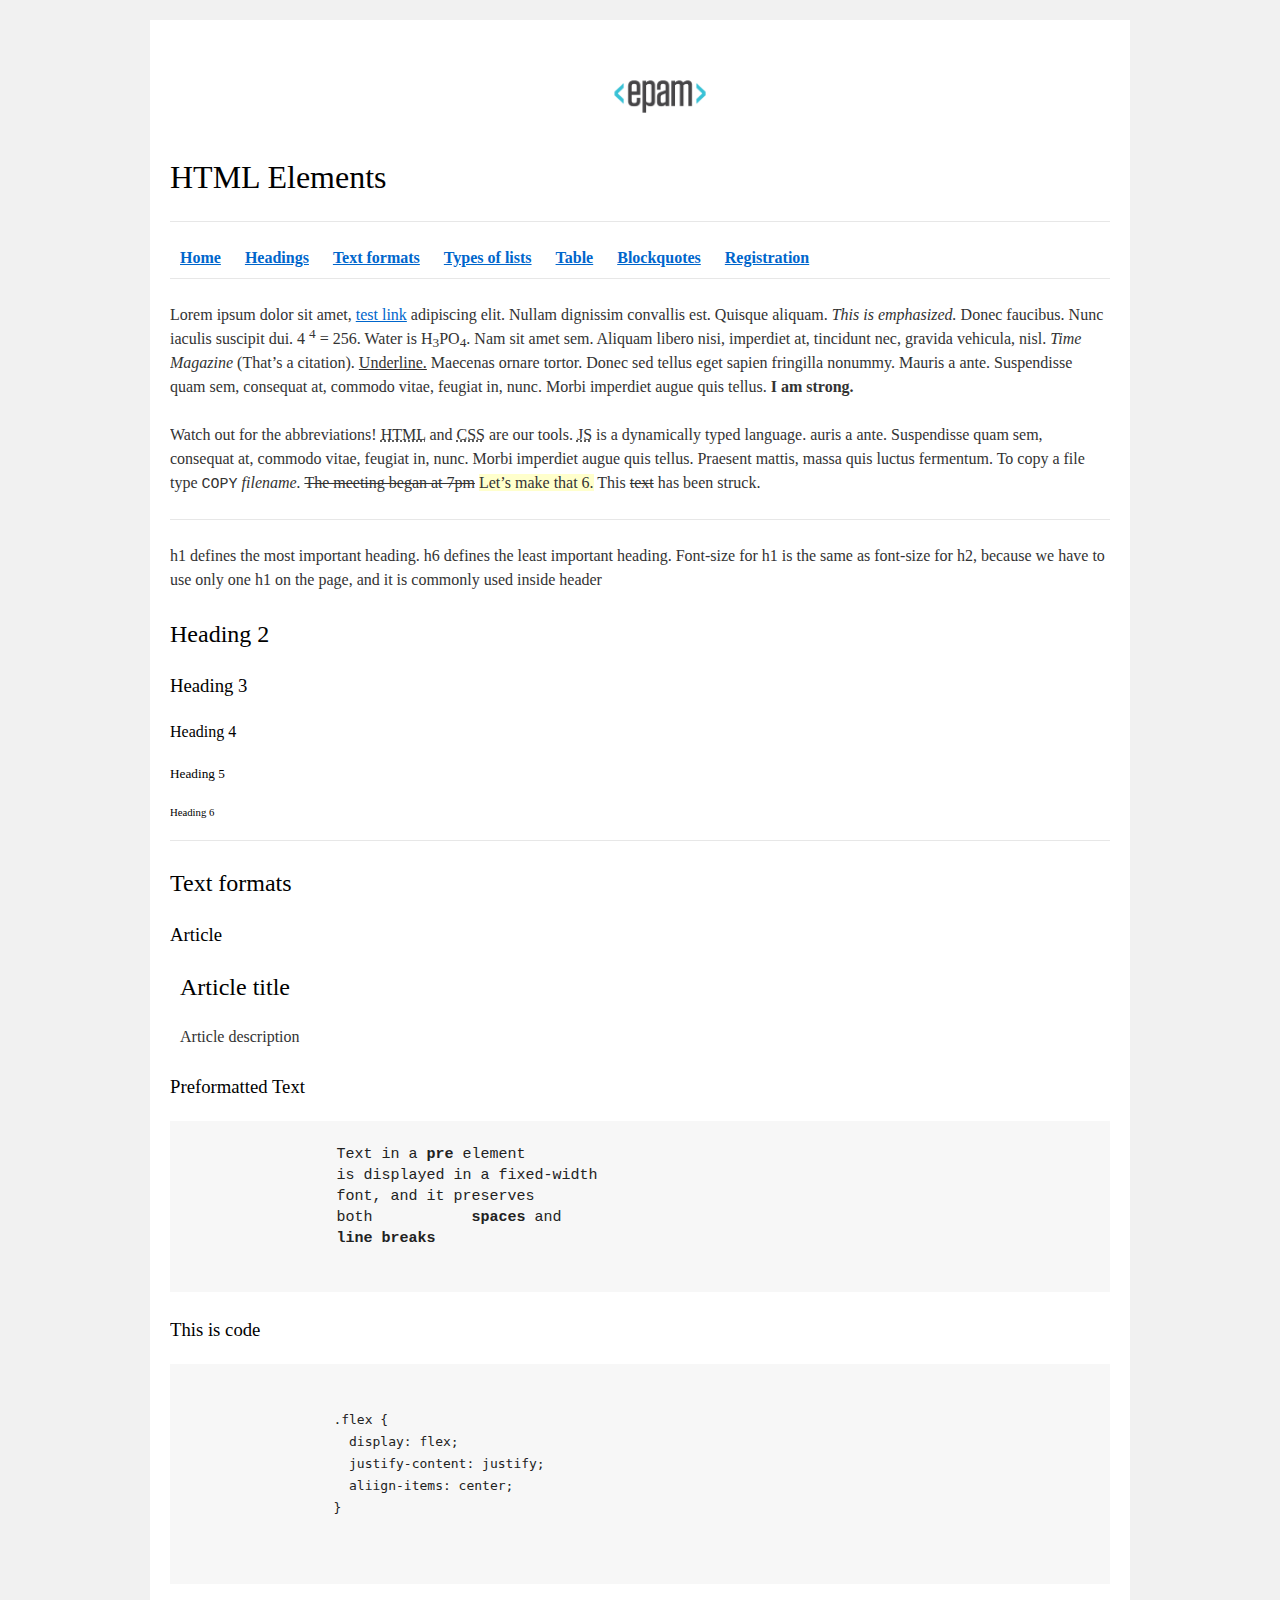
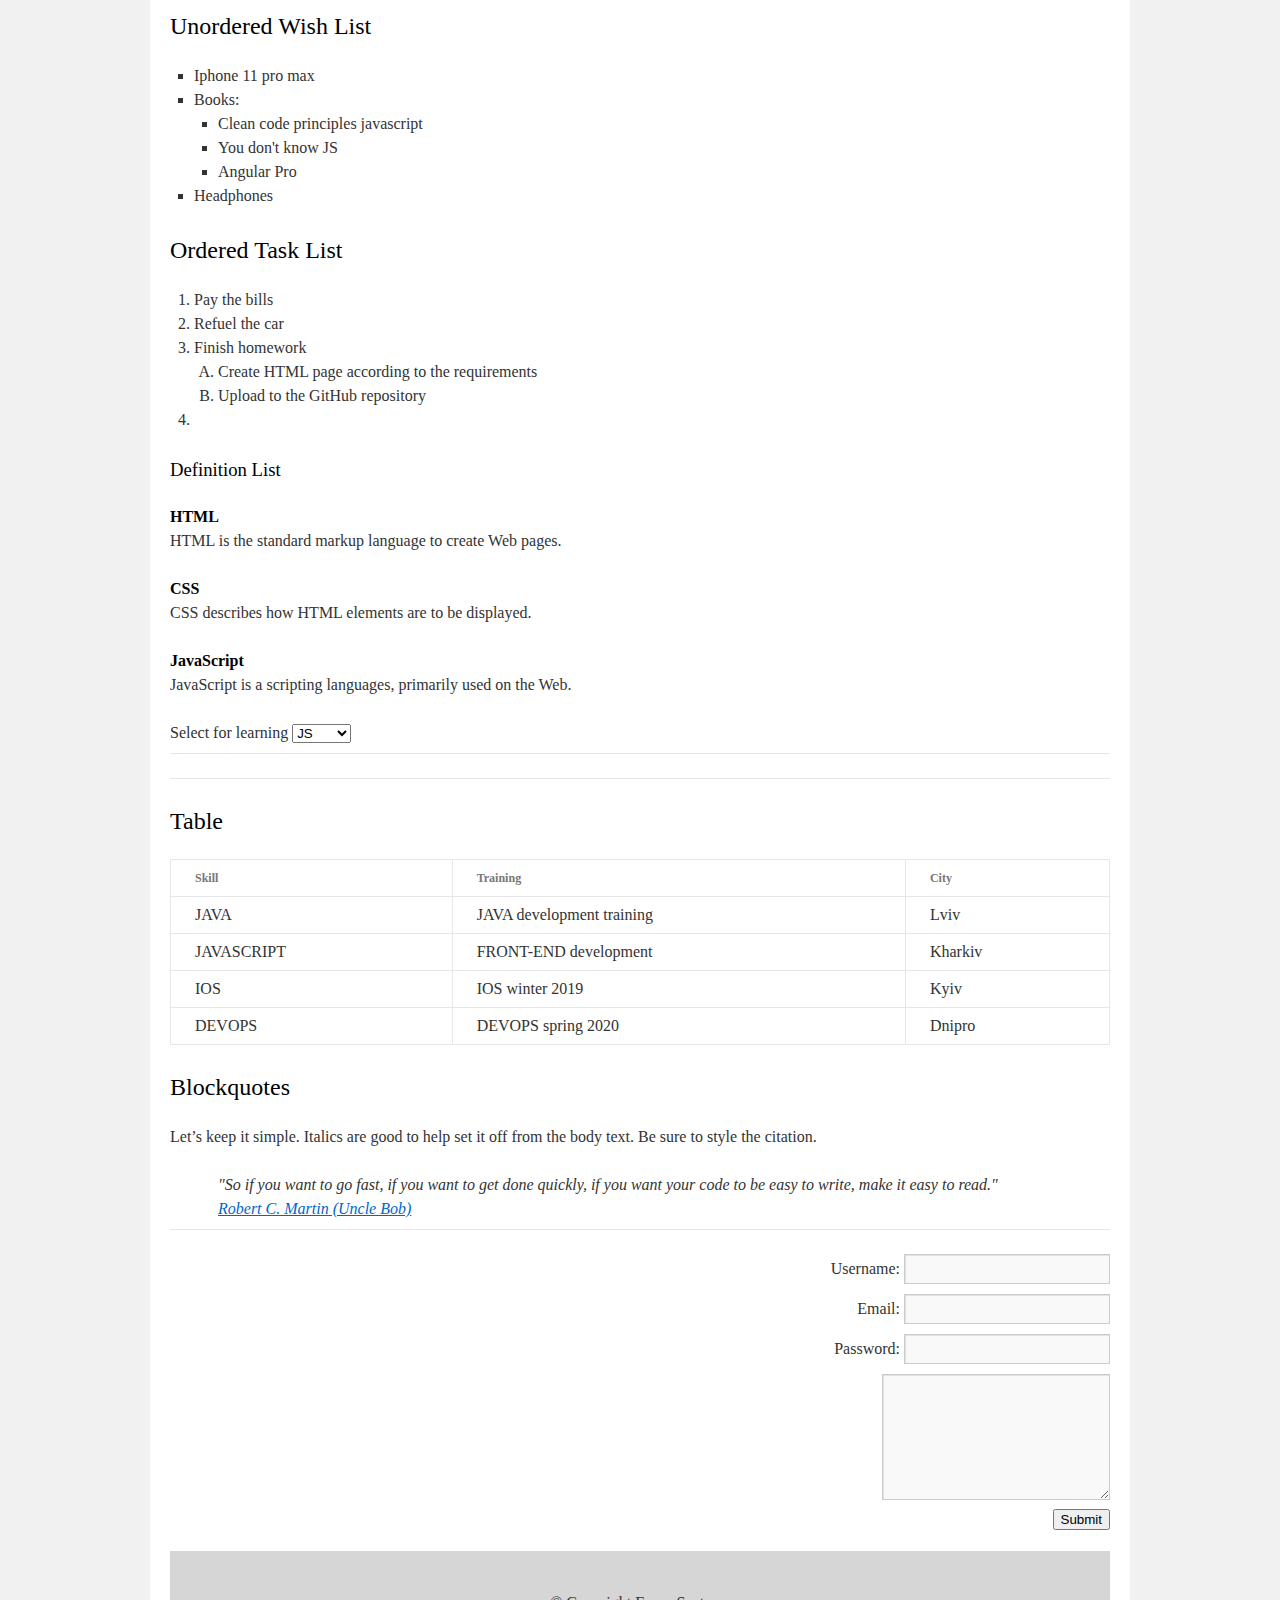
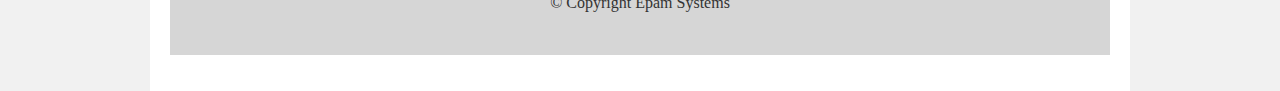
<file: FL12_HW1/homework/index.html>
<!DOCTYPE html>
<html lang="en">

<head>
  <meta charset="utf-8">
  <title>HTML Basics</title>
  <link rel="stylesheet" href="style.css">
</head>

<body>
  <div id="wrapper">
    <div id="main">
      <div id="container">
        <div id="content" role="main">
            <section id="Home">
              <a id="home"></a>
              <img src="logo.png" alt="epam">
              <h1>HTML Elements</h1>
              <hr>
              <header>
                <nav>
                  <a href="#Home"><strong>Home</strong></a>
                  <a href="#Headings"><strong>Headings</strong></a>
                  <a href="#Text_formats"><strong>Text formats</strong></a>
                  <a href="#Types_of_lists"><strong>Types of lists</strong></a>
                  <a href="#Table"><strong>Table</strong></a>
                  <a href="#Blockquotes"><strong>Blockquotes</strong></a>
                  <a href="#Registration"><strong>Registration</strong></a>
                </nav>
              </header>
              <hr>
              <p>
                Lorem ipsum dolor sit amet,
                <a href="#">test link</a>
                adipiscing elit.
                Nullam dignissim convallis est. Quisque aliquam.
                <em>This is emphasized.</em>
                Donec faucibus. Nunc iaculis suscipit dui. 4
                <sup>4</sup> = 256.
                Water is H<sub>3</sub>PO<sub>4</sub>.
                Nam sit amet sem. Aliquam libero nisi, imperdiet at, tincidunt nec, gravida vehicula, nisl.
                <i>Time Magazine</i>
                (That’s a citation).
                <u>Underline.</u>
                Maecenas ornare tortor. Donec sed tellus eget sapien fringilla nonummy. Mauris a ante. Suspendisse quam sem, consequat at, commodo vitae, feugiat in, nunc. Morbi imperdiet augue quis tellus.
                <strong>I am strong.</strong>
              </p>
              <p>
                Watch out for the abbreviations!
                <abbr title="Hyper Text Markup Language">HTML</abbr>
                and
                <abbr title="Cascading Style Sheets CSS">CSS</abbr>
                are our tools.
                <abbr title="JavaScript">JS</abbr>
                is a dynamically typed language.
                auris a ante. Suspendisse quam sem, consequat at, commodo vitae, feugiat in, nunc. Morbi imperdiet augue quis tellus. Praesent mattis, massa quis luctus fermentum. To copy a file type
                <kbd>COPY</kbd>
                <em>filename.</em>
                <del>The meeting began at 7pm</del>
                <ins>Let’s make that 6.</ins>
                This <del>text</del> has been struck.
              </p>
              <hr>
            </section>
            <section id="headings">
              <a id="Headings"></a>
              <p>
                h1 defines the most important heading. h6 defines the least important heading. Font-size for h1 is the same as font-size for h2, because we have to use only one h1 on the page, and it is commonly used inside header
              </p>
              <h2>Heading 2</h2>
              <h3>Heading 3</h3>
              <h4>Heading 4</h4>
              <h5>Heading 5</h5>
              <h6>Heading 6</h6>
              <hr>
            </section>

            <section id="text-format">
              <a id="Text_formats"></a>
              <h2>Text formats</h2>
              <h3>Article</h3>
              <article>
                  <h2>Article title</h2>
                  <p>Article description</p>
              </article>
              <h3>Preformatted Text</h3>
              <pre>
                Text in a <strong>pre</strong> element
                is displayed in a fixed-width
                font, and it preserves
                both           <strong>spaces</strong> and
                <strong>line breaks</strong>
              </pre>
              <h3>This is code</h3>
              <pre>
                <code>
                  .flex {
                    display: flex;
                    justify-content: justify;
                    aliign-items: center;
                  }
                </code>
              </pre>
            </section>
            <section id="list-types">
              <a id="Types_of_lists"></a>
              <h2>Unordered Wish List</h2>
              <ul>
                <li>Iphone 11 pro max</li>
                <li>
                  Books:
                  <ul>
                    <li>Clean code principles javascript</li>
                    <li>You don't know JS</li>
                    <li>Angular Pro</li>
                  </ul>
                </li>
                <li>Headphones</li>
              </ul>
              <h2>Ordered Task List</h2>
              <ol>
                <li>Pay the bills</li>
                <li>Refuel the car</li>
                <li>
                  Finish homework
                  <ol>
                    <li>Create HTML page according to the requirements</li>
                    <li>Upload to the GitHub repository</li>
                  </ol>
                </li>
                <li></li>
              </ol>
              <h3>Definition List</h3>
              <dl>
                <dt>HTML</dt>
                  <dd>HTML is the standard markup language to create Web pages.</dd>
                <dt>CSS</dt>
                  <dd>CSS describes how HTML elements are to be displayed.</dd>
                <dt>JavaScript</dt>
                  <dd>JavaScript is a scripting languages, primarily used on the Web.</dd>
              </dl>
              <span>Select for learning</span>
              <select>
                <option>JS</option>
                <option>HTML</option>
                <option>CSS</option>
              </select>
              <hr><hr>
            </section>

            <section id="table">
              <a id="Table"></a>
              <h2>Table</h2>
              <table>
                <thead>
                  <tr>
                    <th>Skill</th>
                    <th>Training</th>
                    <th>City</th>
                  </tr>
                </thead>
                <tbody>
                  <tr>
                    <td>JAVA</td>
                    <td>JAVA development training</td>
                    <td>Lviv</td>
                  </tr>
                  <tr>
                    <td>JAVASCRIPT</td>
                    <td>FRONT-END development</td>
                    <td>Kharkiv</td>
                  </tr>
                  <tr>
                    <td>IOS</td>
                    <td>IOS winter 2019</td>
                    <td>Kyiv</td>
                  </tr>
                  <tr>
                    <td>DEVOPS</td>
                    <td>DEVOPS spring 2020</td>
                    <td>Dnipro</td>
                  </tr>
                </tbody>
              </table>
            </section>

            <section id="blockquotes">
              <a id="Blockquotes"></a>
              <h2>Blockquotes</h2>
              <p>Let’s keep it simple. Italics are good to help set it off from the body text. Be sure to style the citation.</p>
              <blockquote>
                "So if you want to go fast, if you want to get done quickly, if you want your code to be easy to write, make it easy to read."<br>
                <a href="https://uk.wikipedia.org/wiki/%D0%A0%D0%BE%D0%B1%D0%B5%D1%80%D1%82_%D0%9C%D0%B0%D1%80%D1%82%D1%96%D0%BD">Robert C. Martin (Uncle Bob)</a>
              </blockquote>
              <hr>
            </section>

            <section id="registration">
              <a id="Registration"></a>
              <form action="submit">
                <fieldset>
                  <label for="Username">Username: </label>
                  <input type="text" id="Username">
                </fieldset>
                <fieldset>
                  <label for="Email">Email: </label>
                  <input type="email" id="Email">
                </fieldset>
                <fieldset>
                  <label for="Password">Password: </label>
                  <input type="password" id="Password">
                </fieldset>
                <fieldset>
                  <textarea cols="23" rows="5"></textarea>
                </fieldset>
                <button type="button" name="button">Submit</button>
              </form>
            </section>

            <footer>
                &copy; Copyright Epam Systems
            </footer>
        </div>
      </div>
    </div>
  </div>
</body>

</html>
</file>
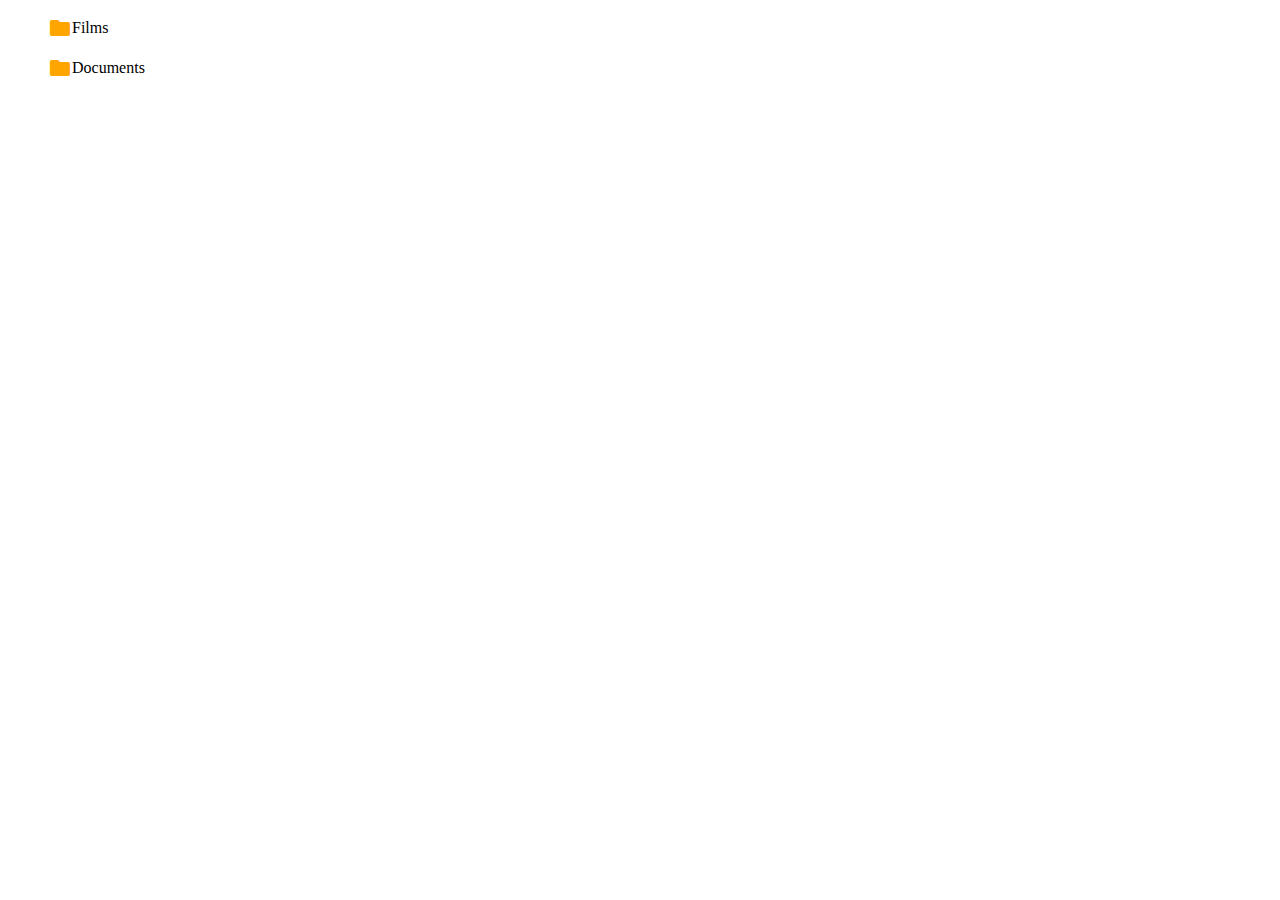
<file: FL12_HW11/homework/index.html>
<!-- DO NOT MODIFY THIS FILE -->
<!DOCTYPE html>
<html lang="en">
<head>
  <meta charset="UTF-8">
  <title>Homework 11 - DOM</title>
  <link rel="stylesheet" href="material-icons/material-icons.css">
  <link rel="stylesheet" href="styles.css">
</head>
<body>
  <div id="root"></div>
  <script src="app.js"></script>
</body>
</html>
</file>
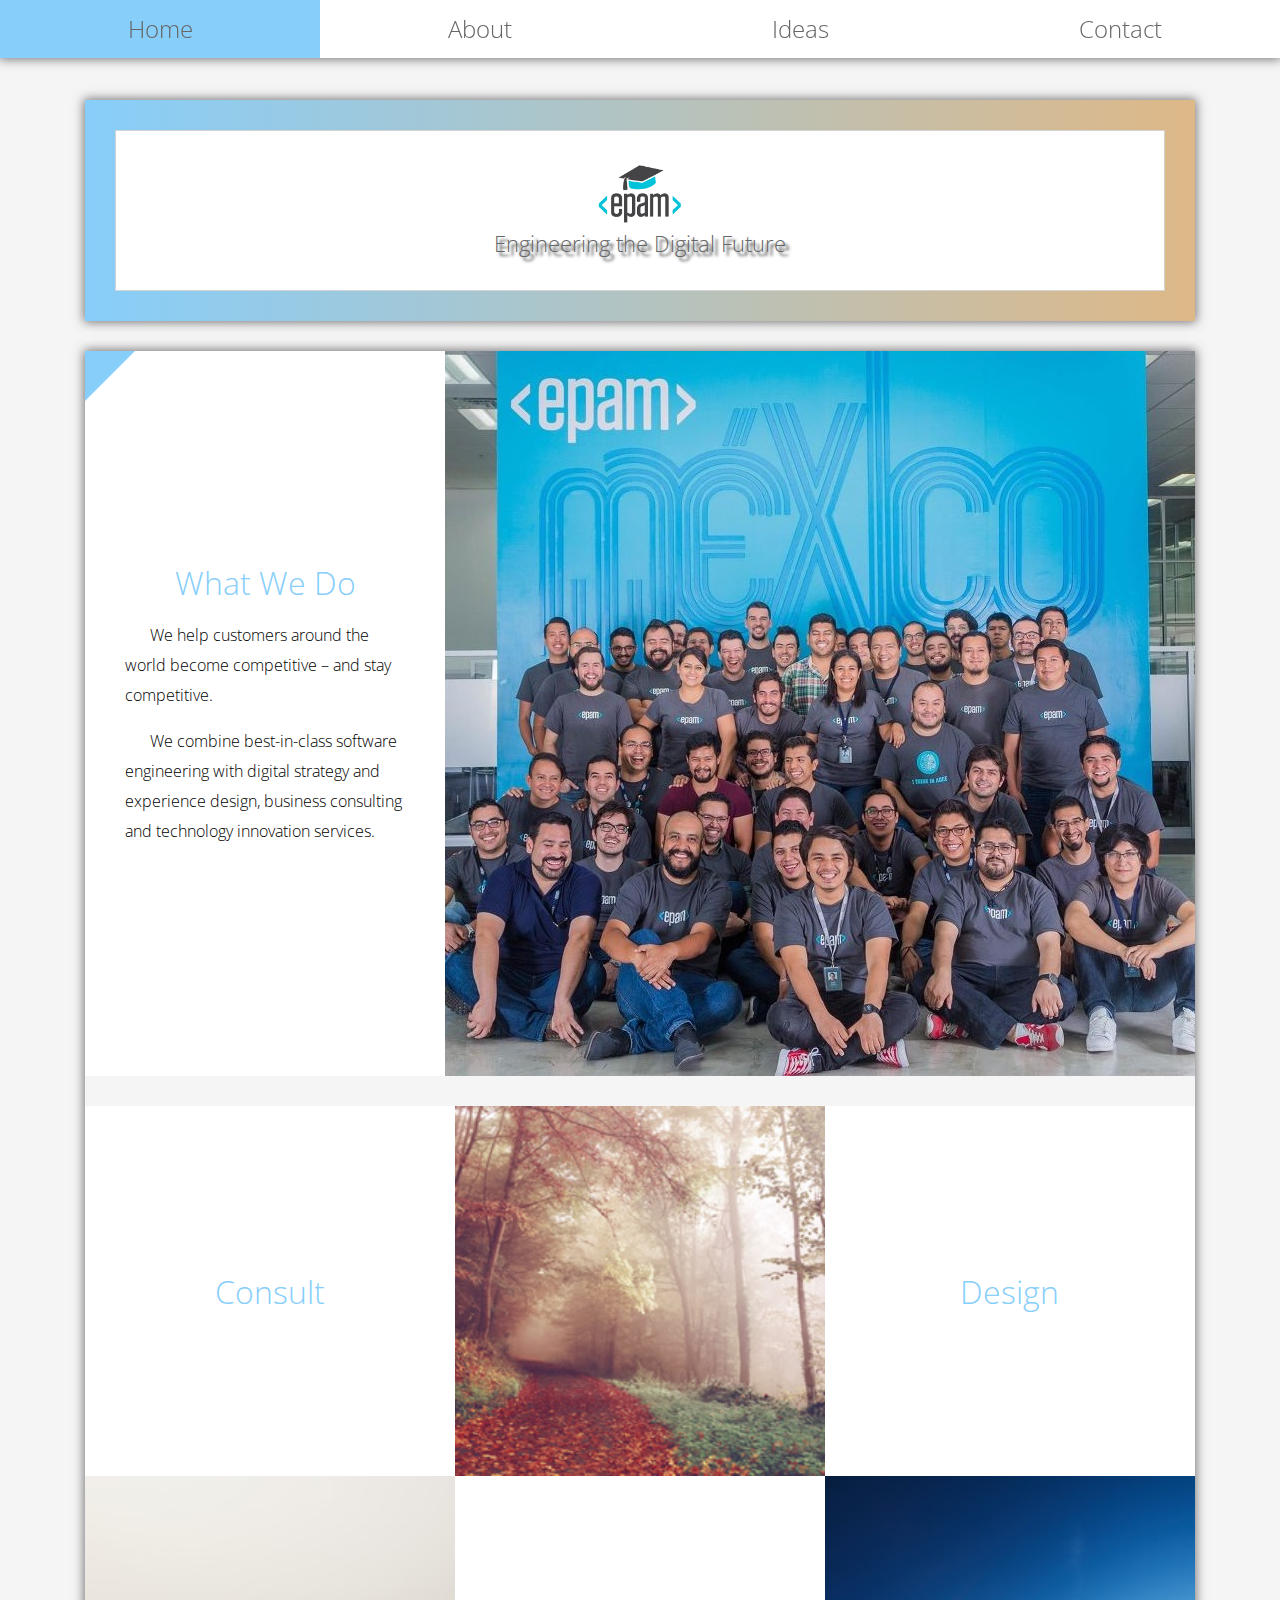
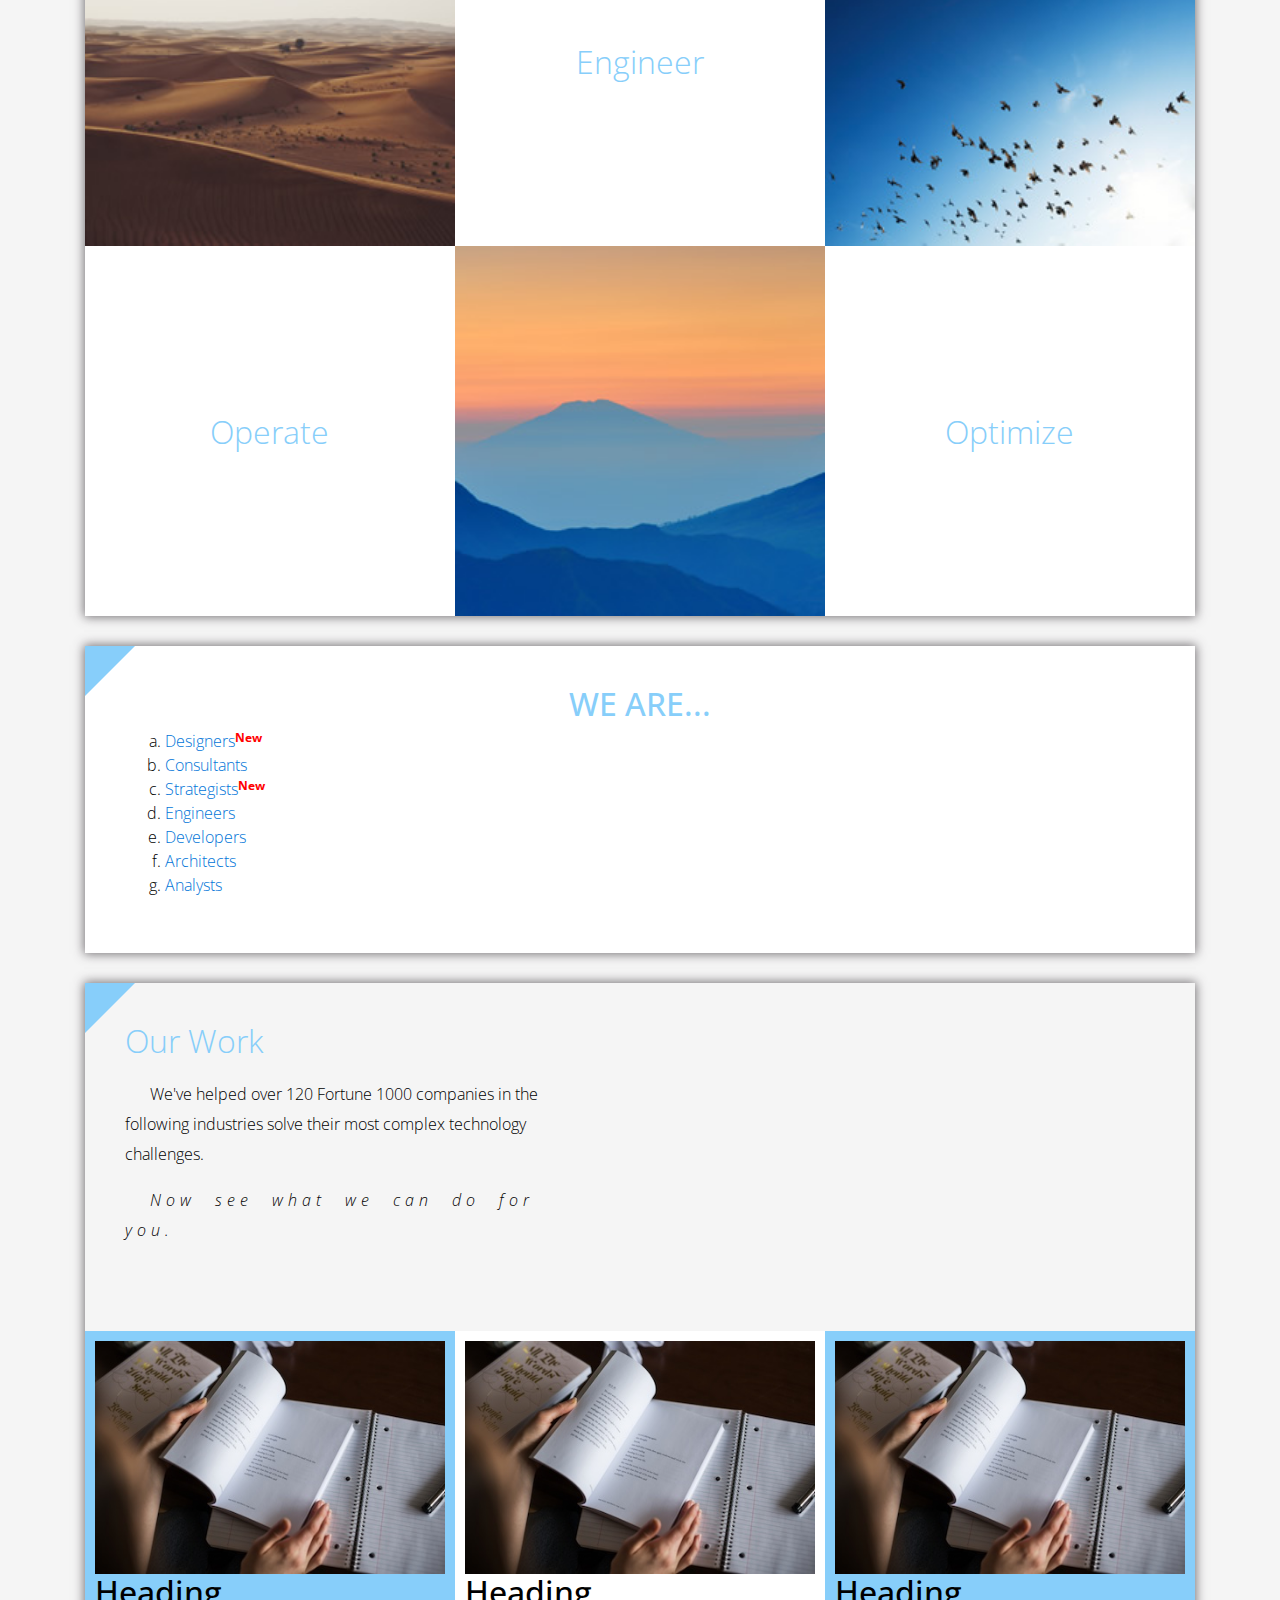
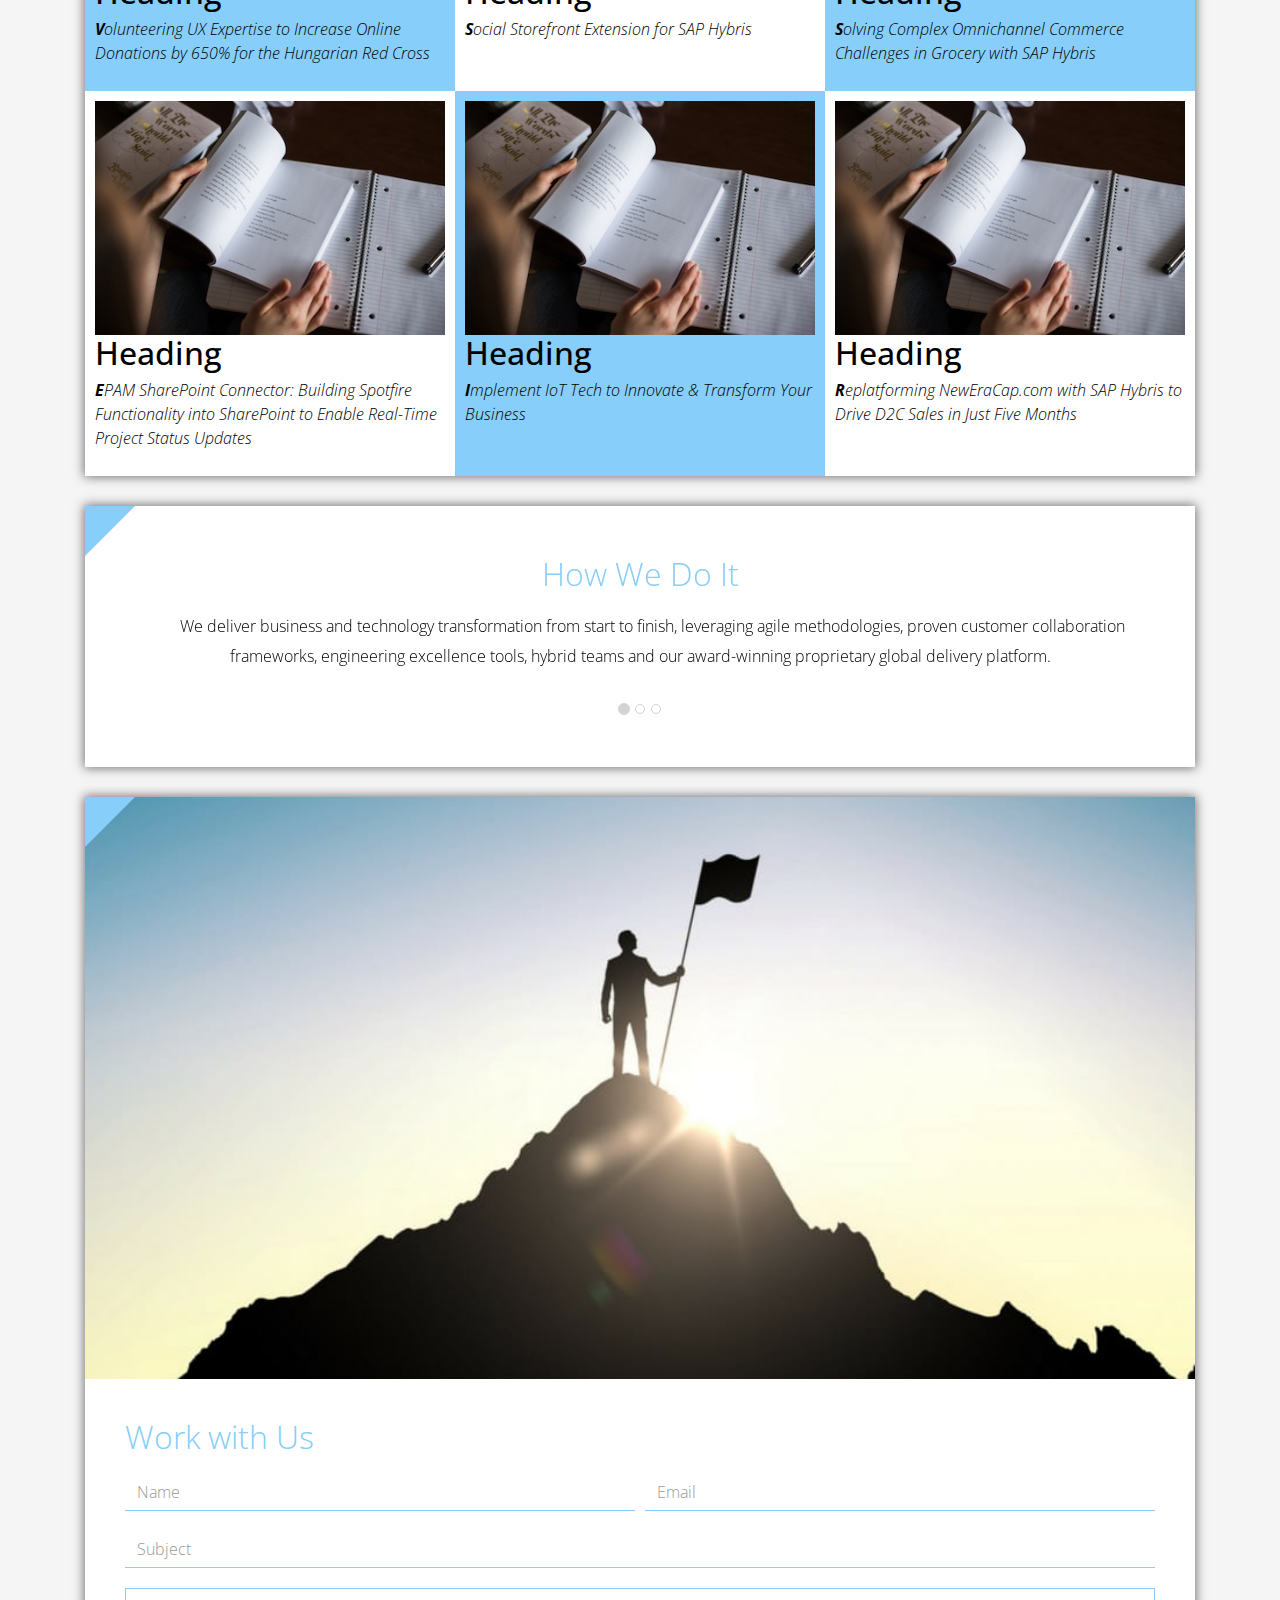
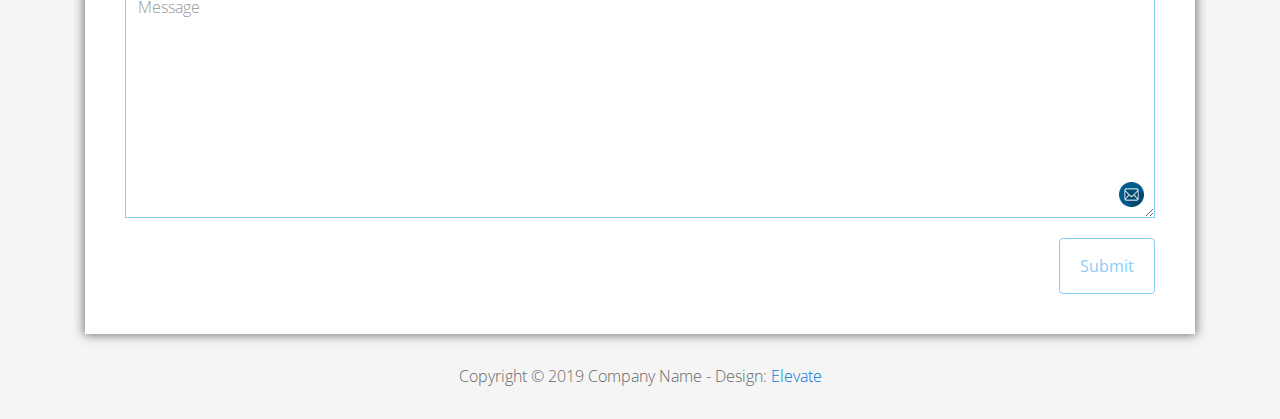
<file: FL12_HW2/homework/index.html>
<!DOCTYPE html>
<html lang="en">
<head>
  <meta charset="utf-8">
  <meta http-equiv="X-UA-Compatible" content="IE=edge">
  <meta name="viewport" content="width=device-width, initial-scale=1">

  <title>CSS Basics HW</title>



  <!-- load stylesheets -->
  <link rel="stylesheet" href="http://fonts.googleapis.com/css?family=Open+Sans:300,400">
  <!-- Google web font "Open Sans" -->
  <link rel="stylesheet" href="css/bootstrap.min.css">
  <!-- Bootstrap style -->
  <link rel="stylesheet" href="css/general.css">
  <link rel="stylesheet" href="css/style.css">
  <!-- Templatemo style -->
</head>

<body>
<div class="container">

  <div class="tm-sidebar">
    <nav class="tm-main-nav">
      <ul>
        <li class="tm-nav-item"><a href="#home" class="tm-nav-item-link">Home</a></li>
        <li class="tm-nav-item"><a href="#about" class="tm-nav-item-link">About</a></li>
        <li class="tm-nav-item"><a href="#ideas" class="tm-nav-item-link">Ideas</a></li>
        <li class="tm-nav-item"><a href="#contact" class="tm-nav-item-link">Contact</a></li>
      </ul>
    </nav>
  </div>

  <div class="tm-main-content">

    <div id="home" class="tm-content-box tm-content-header margin-b-10">
      <div class="tm-banner">
        <div class="tm-banner-inner">
          <img src="img/epam_logo.png" width="100" alt="">
          <p class="tm-banner-text">Engineering the Digital Future</p>
        </div>
      </div>
    </div>

    <section>
      <div class="tm-content-box flex-2-col">

        <div class="padding-medium flex-item tm-team-description-container flex-item">
          <h2 class="tm-section-title">What We Do</h2>
          <p class="tm-section-description">We help customers around the world become competitive – and stay competitive.</p>
          <p class="tm-section-description"> We combine best-in-class software engineering with digital strategy and experience design, business consulting and technology innovation services.</p>
        </div>
        <div class="flex-item tm-team-img">
          <img src="img/epam-mexico.jpg" alt="epam-mexico">
        </div>

      </div>

      <div id="about" class="tm-content-box">

        <ul class="boxes gallery-container">
          <li class="box box-bg">
            <h2 class="tm-section-title tm-section-title-box tm-box-bg-title">Consult</h2>
          </li>
          <li class="box">
            <a href="img/idea-large-01.jpg">
              <img src="img/idea-01.jpg" alt="Image" class="img-fluid thumbnail box-img">
            </a>
          </li>
          <li class="box box-bg">
            <h2 class="tm-section-title tm-section-title-box tm-box-bg-title">Design</h2>
          </li>
          <li class="box">
            <a href="img/idea-large-02.jpg">
              <img src="img/idea-02.jpg" alt="Image" class="img-fluid thumbnail box-img">
            </a>
          </li>
          <li class="box box-bg">
            <h2 class="tm-section-title tm-section-title-box tm-box-bg-title">Engineer</h2>
          </li>
          <li class="box">
            <a href="img/idea-large-03.jpg">
              <img src="img/idea-03.jpg" alt="Image" class="img-fluid thumbnail box-img">
            </a>
          </li>
          <li class="box box-bg">
            <h2 class="tm-section-title tm-section-title-box tm-box-bg-title">Operate</h2>
          </li>
          <li class="box">
            <a href="img/idea-large-04.jpg">
              <img src="img/idea-04.jpg" alt="Image" class="img-fluid thumbnail box-img">
            </a>
          </li>
          <li class="box box-bg">
            <h2 class="tm-section-title tm-section-title-box tm-box-bg-title">Optimize</h2>
          </li>
        </ul>

      </div>

    </section>

    <!-- slider -->
    <section class="heading tm-content-box">
      <div class="padding-medium">
        <h2> WE ARE...</h2>
        <ol>
          <li><a href="index.html" class="text">Designers</a></li>
          <li><a href="index.html">Consultants</a></li>
          <li><a href="#" class="text">Strategists</a></li>
          <li><a href="#">Engineers</a></li>
          <li><a href="#">Developers</a></li>
          <li><a href="#">Architects</a></li>
          <li><a href="#">Analysts</a></li>
        </ol>
      </div>
    </section>

    <section class="blocks">
      <div class="padding-medium flex-item tm-team-description-container">
        <h2 class="tm-section-title">Our Work</h2>
        <p class="tm-section-description">We've helped over 120 Fortune 1000 companies in the following industries solve their most complex technology challenges. </p>
        <p class="tm-section-description"> Now see what we can do for you.</p>
      </div>
      <div class="tm-content-box flex-2-col">
      </div>
      <div  class="tm-content-box">
        <ul class="boxes gallery-container">
          <li class="box box-work">
            <img src="img/study.jpeg" alt="Image" class="img-fluid">
            <div>
              <h2>Heading</h2>
              <p>Volunteering UX Expertise to Increase Online Donations by 650% for the Hungarian Red Cross</p>
            </div>
          </li>
          <li class="box box-work">
            <img src="img/study.jpeg" alt="Image" class="img-fluid">
            <div>
              <h2>Heading</h2>
              <p>Social Storefront Extension for SAP Hybris</p>
            </div>
          </li>
          <li class="box box-work">
            <img src="img/study.jpeg" alt="Image" class="img-fluid">
            <div>
              <h2>Heading</h2>
              <p>Solving Complex Omnichannel Commerce Challenges in Grocery with SAP Hybris</p>
            </div>
          </li>
          <li class="box box-work">
            <img src="img/study.jpeg" alt="Image" class="img-fluid">
            <div>
              <h2>Heading</h2>
              <p>EPAM SharePoint Connector: Building Spotfire Functionality into SharePoint to Enable Real-Time Project Status Updates</p>
            </div>
          </li>
          <li class="box box-work">
            <img src="img/study.jpeg" alt="Image" class="img-fluid">
            <div>
              <h2>Heading</h2>
              <p>Implement IoT Tech to Innovate &amp; Transform Your Business</p>
            </div>
          </li>
          <li class="box box-work">
            <img src="img/study.jpeg" alt="Image" class="img-fluid">
            <div>
              <h2>Heading</h2>
              <p>Replatforming NewEraCap.com with SAP Hybris to Drive D2C Sales in Just Five Months</p>
            </div>
          </li>
        </ul>

      </div>
    </section>

    <section id="ideas">
      <div id="tmCarousel" class="carousel slide tm-content-box" data-ride="carousel">

        <ol class="carousel-indicators">
          <li data-target="#tmCarousel" data-slide-to="0" class="active"></li>
          <li data-target="#tmCarousel" data-slide-to="1" class=""></li>
          <li data-target="#tmCarousel" data-slide-to="2" class=""></li>
        </ol>

        <div class="carousel-inner" role="listbox">

          <div class="carousel-item active">
            <div class="carousel-content">
              <div class="flex-item">
                <h2 class="tm-section-title">How We Do It</h2>
                <p class="tm-section-description carousel-description">We deliver business and technology transformation from start to finish, leveraging agile methodologies, proven customer collaboration frameworks, engineering excellence tools, hybrid teams and our award-winning proprietary global delivery platform.</p>
              </div>
            </div>
          </div>

          <div class="carousel-item">
            <div class="carousel-content">
              <div class="flex-item">
                <h2 class="tm-section-title">Our Clients</h2>
                <p class="tm-section-description carousel-description">Lorem ipsum dolor sit amet,
                  consectetur adipiscing elit. Quisque vel nisi pharetra nibh varius pharetra ac
                  sagittis nisi. Etiam pharetra vestibulum hendrerit. Pellentesque interdum metus
                  sed massa rutrum.</p>
              </div>
            </div>
          </div>

          <div class="carousel-item">
            <div class="carousel-content">
              <div class="flex-item">
                <h2 class="tm-section-title">Our Projects</h2>
                <p class="tm-section-description carousel-description">Donec ex libero, fringilla
                  vitae purus sit amet, rhoncus pharetra lorem. Pellentesque id sem id lacus
                  ultricies vehicula. Aliquam rutrum mi non. Pellentesque interdum metus sed massa
                  rutrum.</p>
              </div>
            </div>
          </div>

        </div>

      </div>
    </section>

    <section class="tm-content-box">
      <img src="img/contact-us.jpg" alt="Contact image" class="img-fluid img-contact-us">

      <div id="contact" class="padding-medium">
        <h2 class="tm-section-title">Work with Us</h2>
        <form action="#contact" method="get" class="contact-form">

          <div class="form-group col-xs-12 col-sm-12 col-md-6 col-lg-6 form-group-2-col-left">
            <input type="text" id="contact_name" name="contact_name" class="form-control"
                   placeholder="Name" required/>
          </div>
          <div class="form-group col-xs-12 col-sm-12 col-md-6 col-lg-6 form-group-2-col-right mandatory-field">
            <input type="email" id="contact_email" name="contact_email" class="form-control"
                   placeholder="Email" required/>
          </div>
          <div class="form-group">
            <input type="text" id="contact_subject" name="contact_subject" class="form-control"
                   placeholder="Subject" required/>
          </div>
          <div class="form-group">
            <textarea id="contact_message" name="contact_message" class="form-control" rows="9"
                      placeholder="Message" required></textarea>
          </div>

          <button type="submit" class="btn btn-primary submit-btn">Submit</button>

        </form>
      </div>
    </section>

    <footer class="tm-footer">
      <p class="text-xs-center">Copyright &copy; 2019 Company Name

        - Design: <a rel="nofollow" href="http://www.templatemo.com/tm-481-elevate"
                     target="_parent">Elevate</a></p>
    </footer>

  </div>

</div>

</body>
</html>
</file>
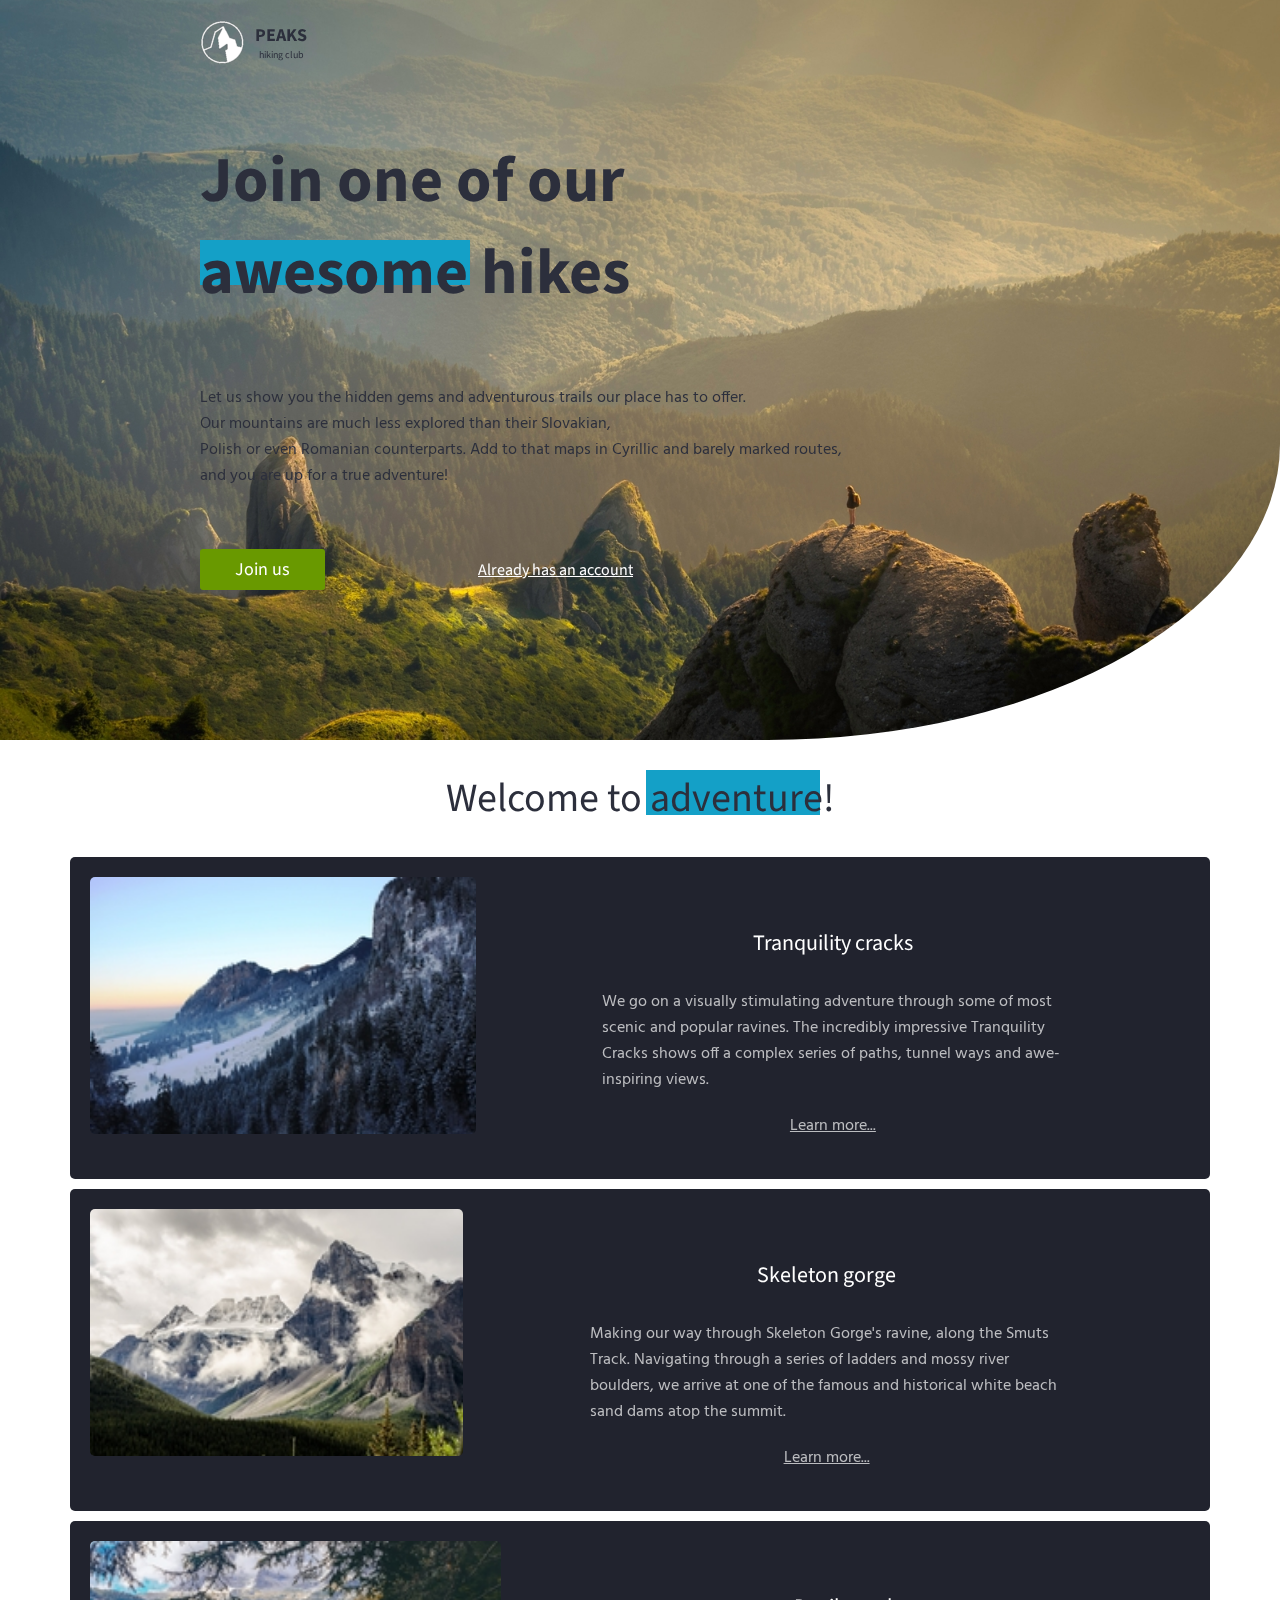
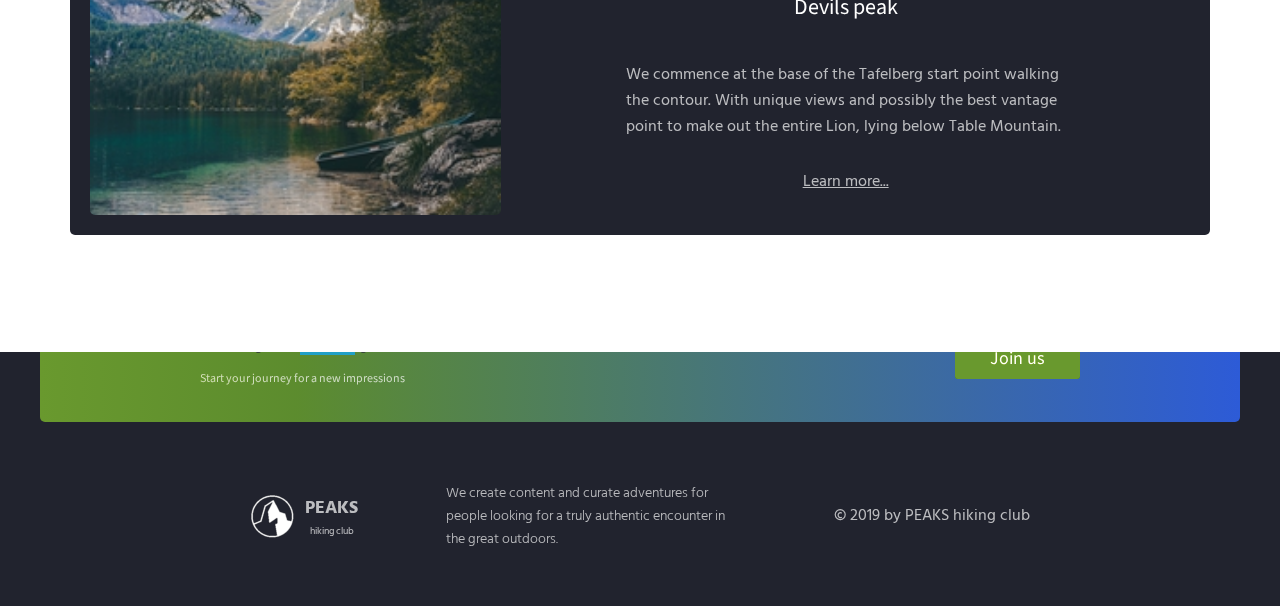
<file: FL12_HW3/homework/index.html>
<!DOCTYPE html>
<html lang="en">

<head>
    <meta charset="UTF-8">
    <meta name="viewport" content="width=device-width, initial-scale=1.0">
    <meta http-equiv="X-UA-Compatible" content="ie=edge">
    <link href="https://fonts.googleapis.com/css?family=Hind:400,600%7CSource+Sans+Pro:400,600,700%7CFresca"
          rel="stylesheet"/>

    <!-- Styles should be switched here: -->

    <link rel="stylesheet" type="text/css" href="css/style1.css">
        <!-- <link rel="stylesheet" type="text/css" href="css/style2.css"> -->

    <title>PEAKS hiking club</title>
</head>

<body>
<header class="header">
    <div class="header-wrap">
        <div class="landing-logo">
            <img src="img/m-logo.png" alt="logo"/>
            <p>PEAKS<span>hiking club</span></p>
        </div>
        <p class="header_heading">
            Join one of our awesome hikes
        </p>
        <p class="header_text">
            Let us show you the hidden gems and adventurous trails our place has to offer.
            Our mountains are much less explored than their Slovakian,
            Polish or even Romanian counterparts. Add to that maps in Cyrillic and barely marked routes,
            and you are up for a true adventure!
        </p>
        <div>
            <button class="header_button">Join us</button>
            <a href="#" class="login">Already has an account</a>
        </div>
    </div>
</header>
<main class="section">
    <p class="section_text">
        Welcome to adventure!
    </p>
    <div class="section_card_wrap">
        <div class="section_card">
            <img class="section_card_img"
                 src="img/m-1.jpg"
                 alt="experts"/>
            <div class="section_card_right_container">
                <p class="section_card_heading">
                    Tranquility cracks
                </p>
                <p class="section_card_text">
                    We go on a visually stimulating adventure through some of most scenic and popular ravines.
                    The incredibly impressive Tranquility Cracks shows off a complex series of paths, tunnel ways and
                    awe-inspiring views.
                </p>
                <a href="#" class="section_link">Learn more...</a>
            </div>
        </div>
        <div class="section_card">
            <img class="section_card_img"
                 src="img/m-2.jpg"
                 alt="content formats"/>
            <div class="section_card_right_container">
                <p class="section_card_heading">
                    Skeleton gorge
                </p>
                <p class="section_card_text">
                    Making our way through Skeleton Gorge's ravine, along the Smuts Track.
                    Navigating through a series of ladders and mossy river boulders, we arrive at one of the famous and
                    historical white beach sand dams atop the summit.
                </p>
                <a href="#" class="section_link">Learn more...</a>
            </div>
        </div>
        <div class="section_card">
            <img class="section_card_img"
                 src="img/m-3.jpg"
                 alt="certificate"/>
            <div class="section_card_right_container">
                <p class="section_card_heading">
                    Devils peak
                </p>
                <p class="section_card_text">
                    We commence at the base of the Tafelberg start point walking the contour.
                    With unique views and possibly the best vantage point to make out the entire Lion, lying below Table
                    Mountain.
                </p>
                <a href="#" class="section_link">Learn more...</a>
            </div>
        </div>
    </div>
    <div class="section_banner">
        <div class="section_banner_text_wrap">
            <p class="section_banner_heading">
                Ready to start your adventure?
            </p>
            <p class="section_banner_text">
                Start your journey for a new impressions
            </p>
        </div>
        <button class="section_banner_button">Join us</button>
    </div>
</main>
<footer class="footer">
    <div class="footer-wrap">
        <div class="footer_logo landing-logo">
            <img src="img/m-logo.png" alt="logo"/>
            <p>PEAKS<span>hiking club</span></p>
        </div>
        <p class="footer_text">
            We create content and curate adventures for people looking for a truly authentic encounter in the great
            outdoors.
        </p>
        <span class="footer-cr">
          &copy; 2019 by PEAKS hiking club
        </span>
    </div>
</footer>
</body>

</html>
</file>
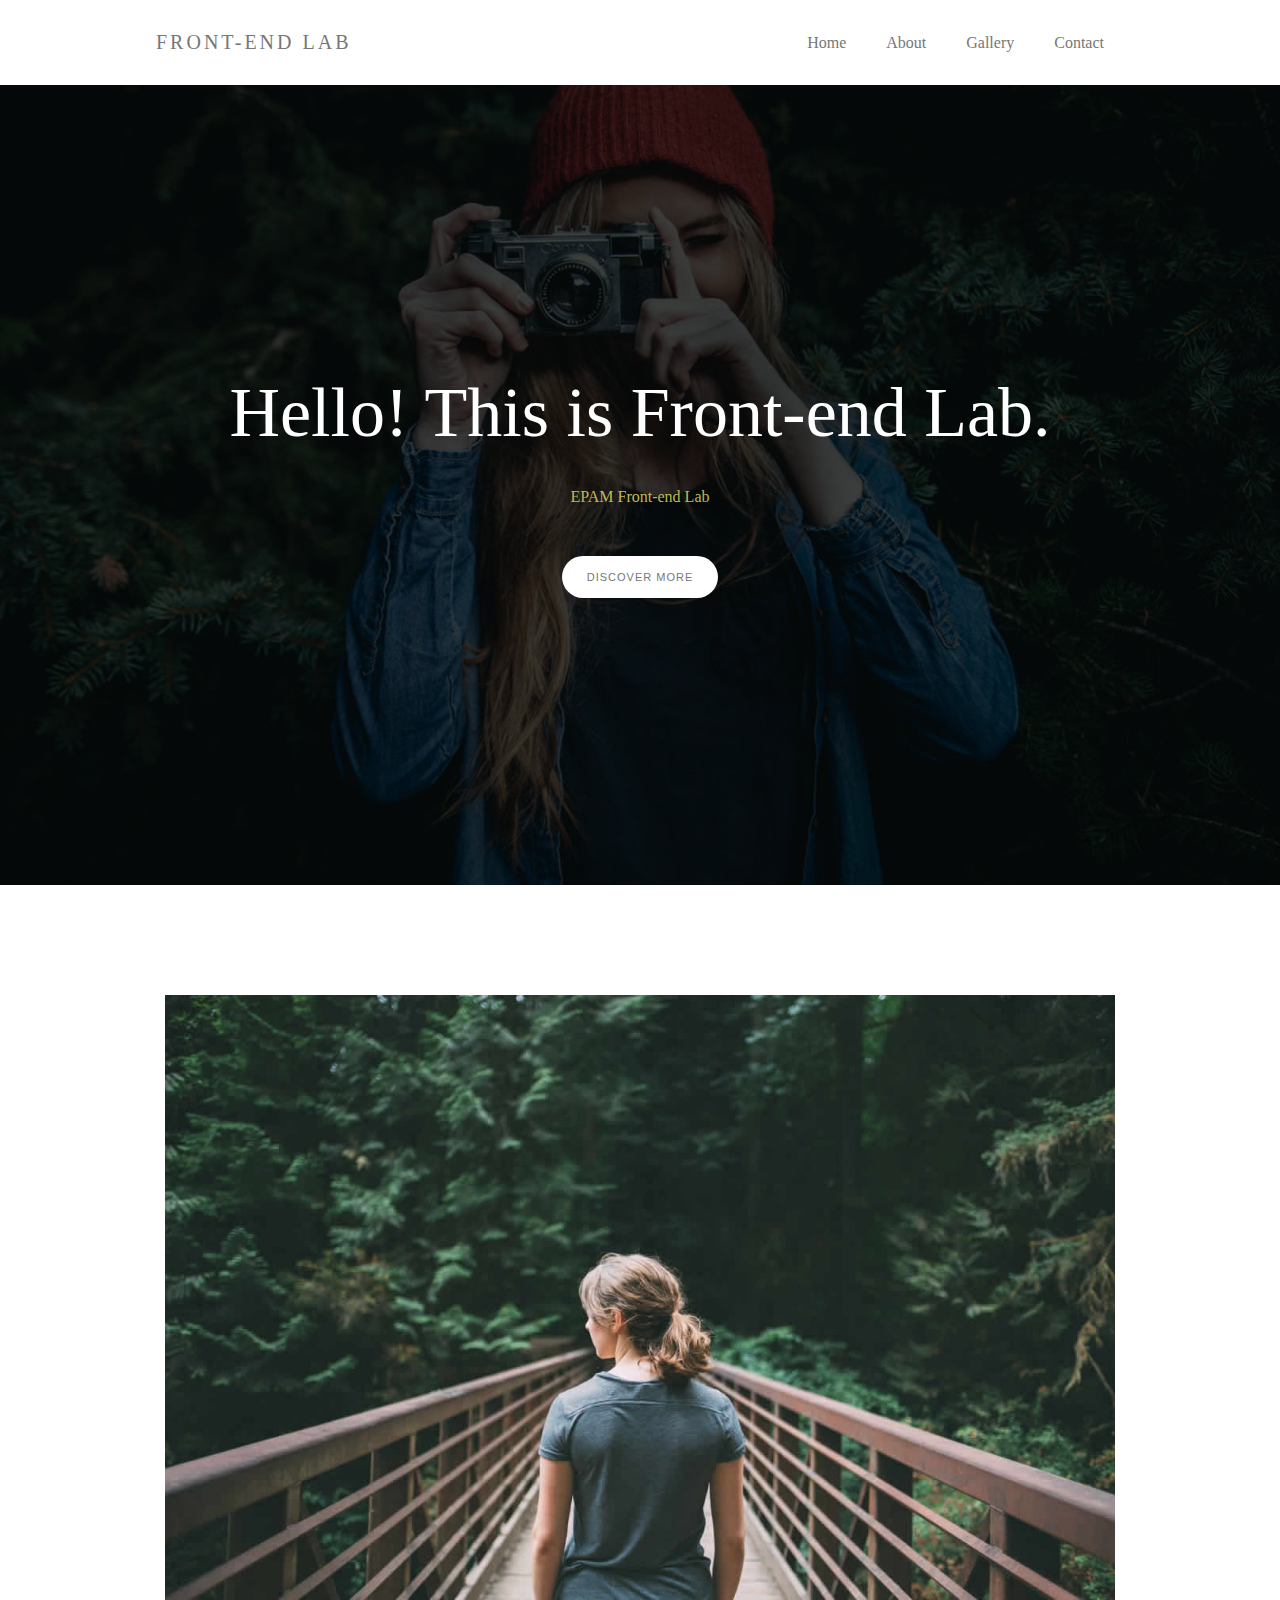
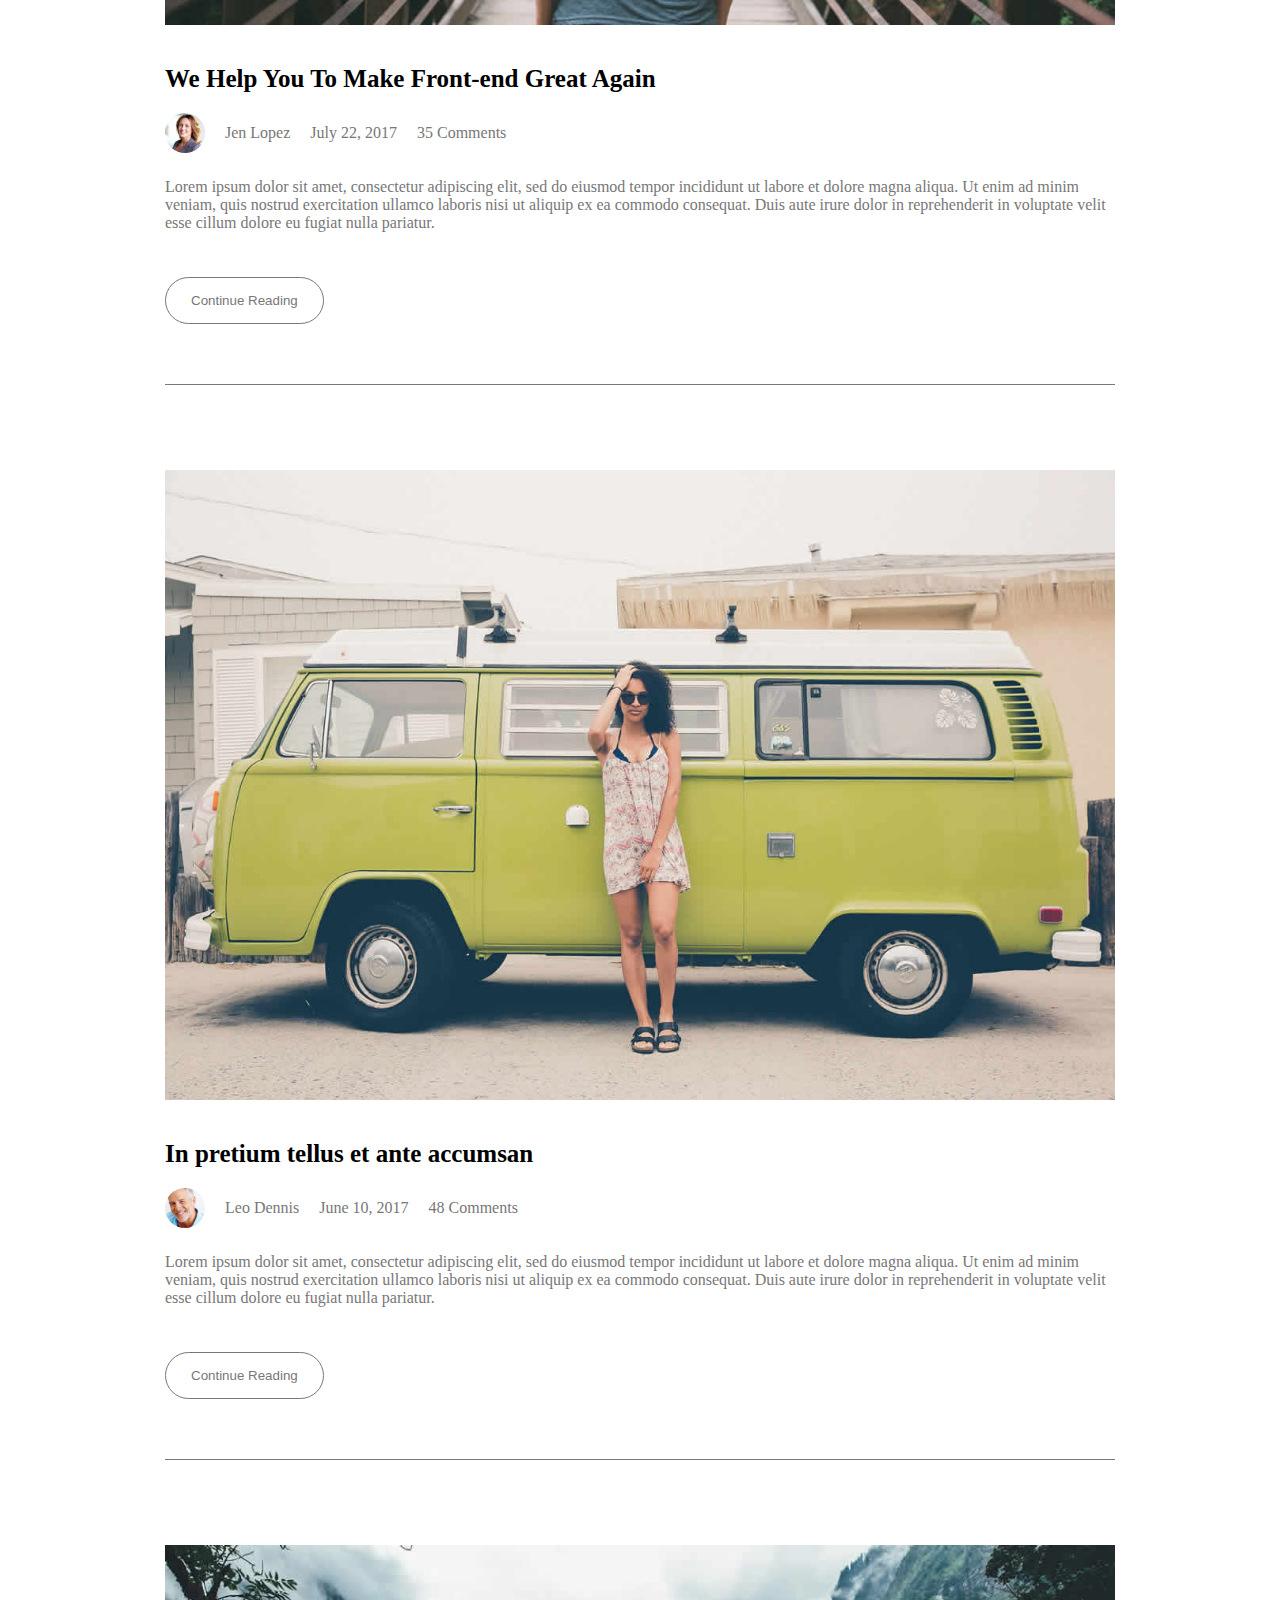
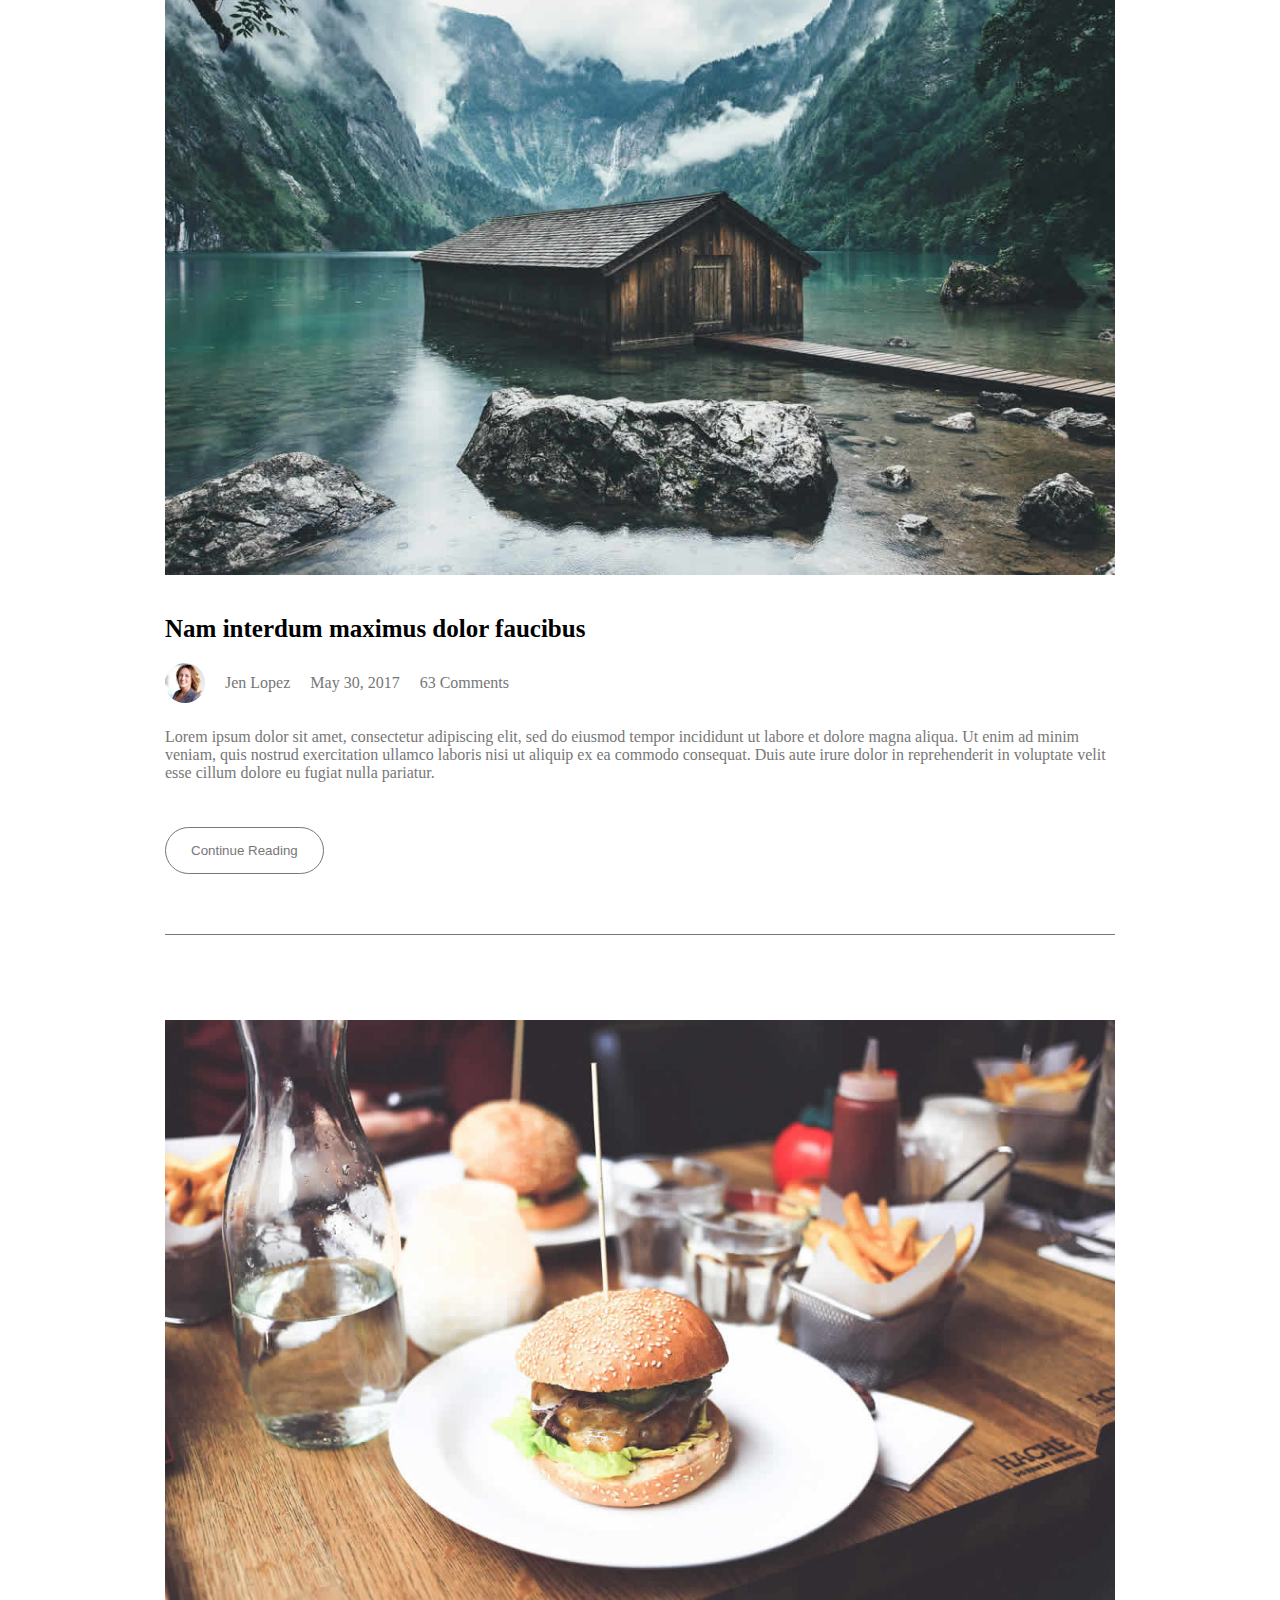
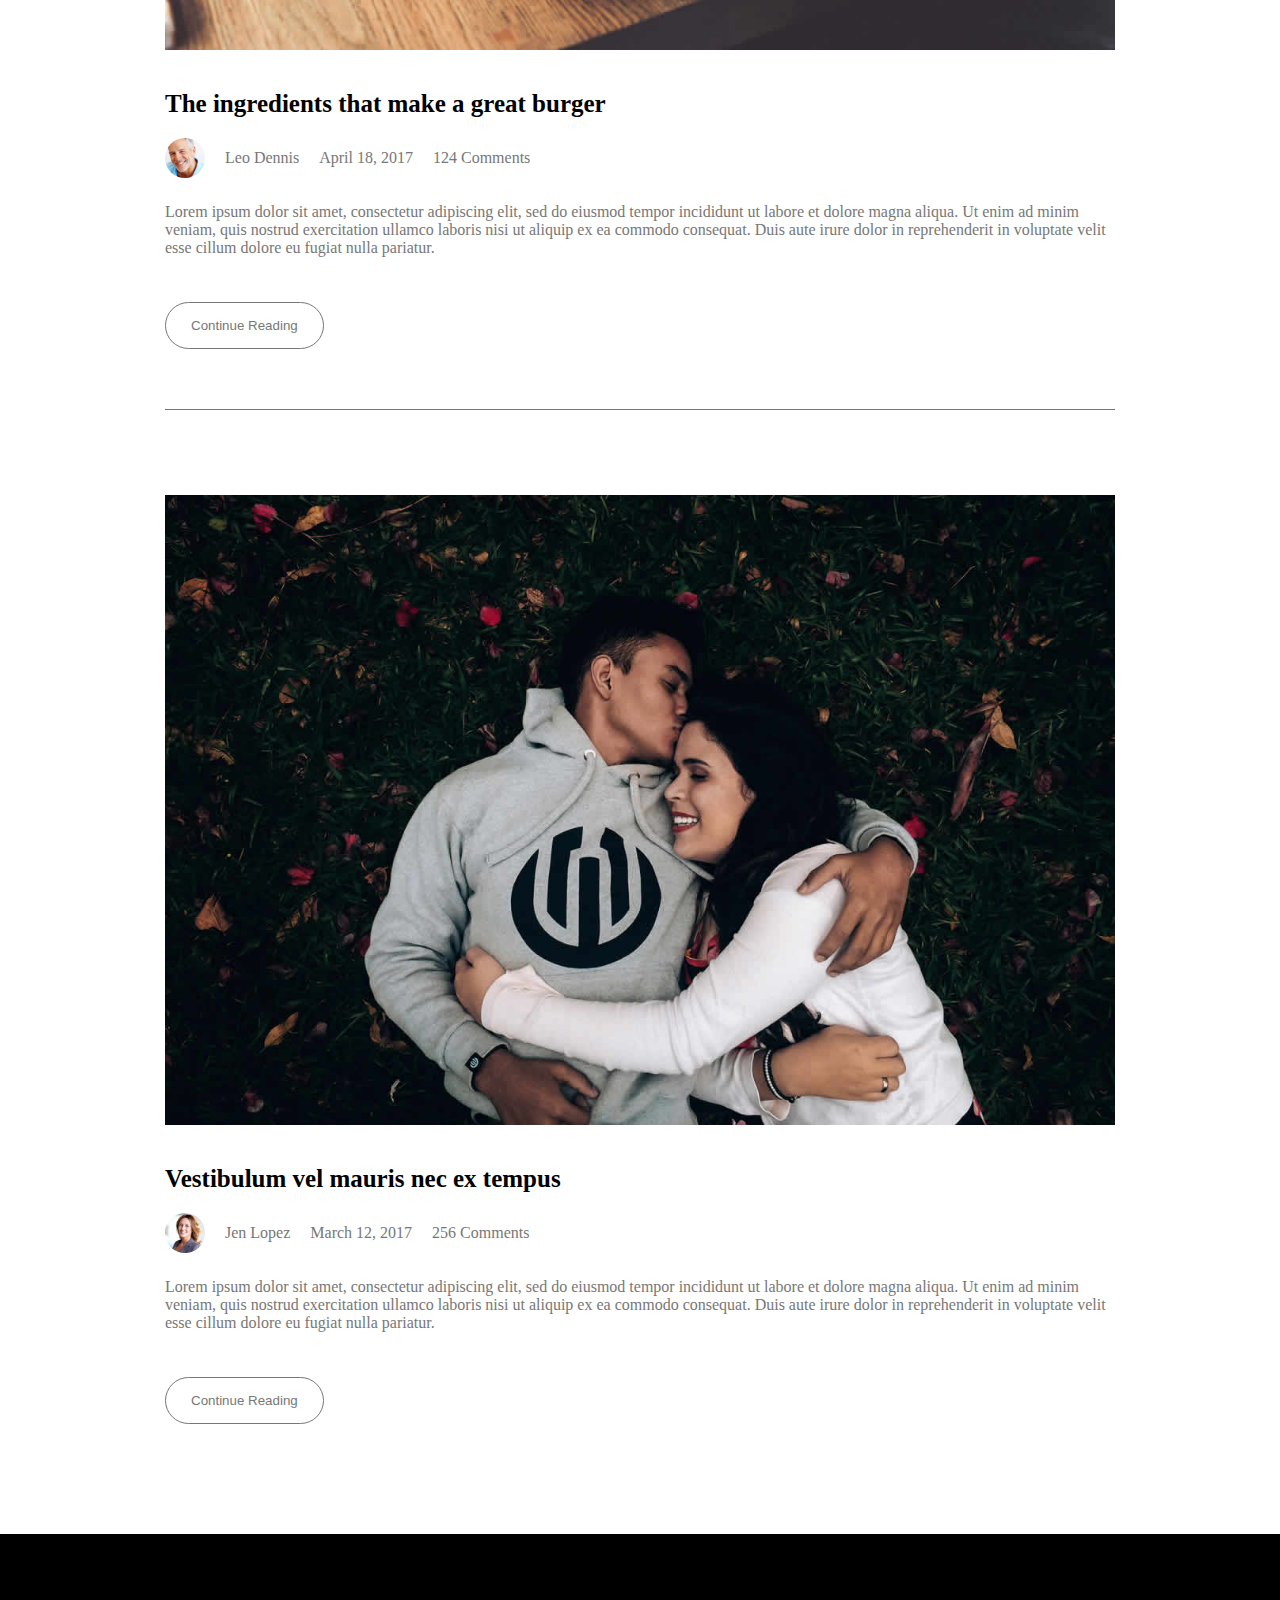
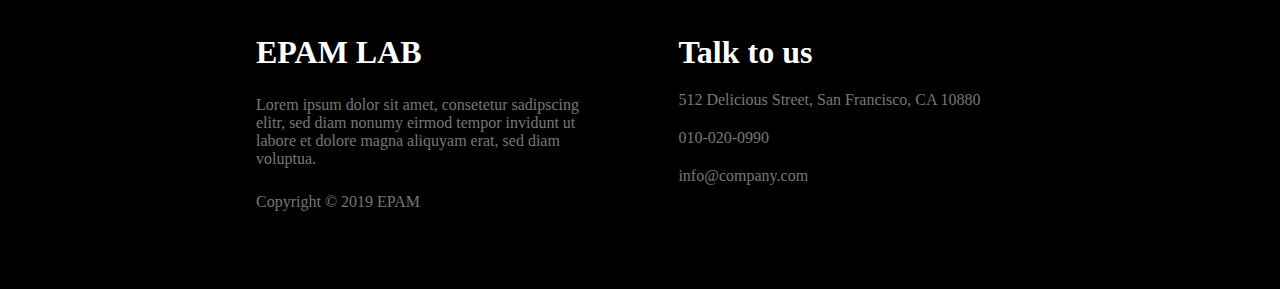
<file: FL12_HW4/homework/index.html>
<!DOCTYPE html>
<html lang="zxx" dir="ltr">
  <head>
    <meta charset="utf-8">
    <title>Document</title>
    <link rel="stylesheet" href="css/style.css">
  </head>
  <body>
    <header>
      <div class="logo">
        Front-end Lab
      </div>
      <nav>
        <ul class="header-nav">
          <li><a href="#" class="header-nav-link">Home</a></li>
          <li><a href="#" class="header-nav-link">About</a></li>
          <li><a href="#" class="header-nav-link">Gallery</a></li>
          <li><a href="#" class="header-nav-link">Contact</a></li>
        </ul>
      </nav>
    </header>

    <div class="main-banner">
        <div class="main-banner-heading">Hello! This is Front-end Lab.</div>
        <p class="main-banner-description">EPAM Front-end Lab</p>
        <button type="button" name="button" class="main-banner-button">Discover More</button>
    </div>

    <main class="articles">
      <div class="article-wrapper">
        <article class="article">
          <img src="img/blog-image1.jpg" alt="article-photo" class="article-img">
          <h2 class="article-heading">We Help You To Make Front-end Great Again</h2>
          <div class="article-info">
            <img src="img/author-image1.jpg" alt="profile-photo">
            <span class="profile">Jen Lopez</span>
            <span class="article-date">July 22, 2017</span>
            <span class="article-comments">35 Comments</span>
          </div>
          <p class="article-text">Lorem ipsum dolor sit amet, consectetur adipiscing elit, sed do eiusmod tempor incididunt ut labore et dolore magna aliqua. Ut enim ad minim veniam, quis nostrud exercitation ullamco laboris nisi ut aliquip ex ea commodo consequat. Duis aute irure dolor in reprehenderit in voluptate velit esse cillum dolore eu fugiat nulla pariatur.</p>
          <button class="article-button">Continue Reading</button>
          <hr>
        </article>

        <article class="article">
          <img src="img/blog-image2.jpg" alt="" class="article-img">
          <h2 class="article-heading">In pretium tellus et ante accumsan</h2>
          <div class="article-info">
            <img src="img/author-image2.jpg" alt="profile-photo">
            <span class="profile">Leo Dennis</span>
            <span class="article-date">June 10, 2017</span>
            <span class="article-comments">48 Comments</span>
          </div>
          <p class="article-text">Lorem ipsum dolor sit amet, consectetur adipiscing elit, sed do eiusmod tempor incididunt ut labore et dolore magna aliqua. Ut enim ad minim veniam, quis nostrud exercitation ullamco laboris nisi ut aliquip ex ea commodo consequat. Duis aute irure dolor in reprehenderit in voluptate velit esse cillum dolore eu fugiat nulla pariatur.</p>
          <button class="article-button">Continue Reading</button>
          <hr>
        </article>

        <article class="article">
          <img src="img/blog-image3.jpg" alt="article-photo" class="article-img">
          <h2 class="article-heading">Nam interdum maximus dolor faucibus</h2>
          <div class="article-info">
            <img src="img/author-image1.jpg" alt="profile-photo">
            <span class="profile">Jen Lopez</span>
            <span class="article-date">May 30, 2017</span>
            <span class="article-comments">63 Comments</span>
          </div>
          <p class="article-text">Lorem ipsum dolor sit amet, consectetur adipiscing elit, sed do eiusmod tempor incididunt ut labore et dolore magna aliqua. Ut enim ad minim veniam, quis nostrud exercitation ullamco laboris nisi ut aliquip ex ea commodo consequat. Duis aute irure dolor in reprehenderit in voluptate velit esse cillum dolore eu fugiat nulla pariatur.</p>
          <button class="article-button">Continue Reading</button>
          <hr>
        </article>

        <article class="article">
          <img src="img/blog-image4.jpg" alt="article-photo" class="article-img">
          <h2 class="article-heading">The ingredients that make a great burger</h2>
          <div class="article-info">
            <img src="img/author-image2.jpg" alt="profile-photo">
            <span class="profile">Leo Dennis</span>
            <span class="article-date">April 18, 2017</span>
            <span class="article-comments">124 Comments</span>
          </div>
          <p class="article-text">Lorem ipsum dolor sit amet, consectetur adipiscing elit, sed do eiusmod tempor incididunt ut labore et dolore magna aliqua. Ut enim ad minim veniam, quis nostrud exercitation ullamco laboris nisi ut aliquip ex ea commodo consequat. Duis aute irure dolor in reprehenderit in voluptate velit esse cillum dolore eu fugiat nulla pariatur.</p>
          <button class="article-button">Continue Reading</button>
          <hr>
        </article>

        <article class="article">
          <img src="img/blog-image5.jpg" alt="article-photo" class="article-img">
          <h2 class="article-heading">Vestibulum vel mauris nec ex tempus</h2>
          <div class="article-info">
            <img src="img/author-image1.jpg" alt="profile-photo">
            <span class="profile">Jen Lopez</span>
            <span class="article-date">March 12, 2017</span>
            <span class="article-comments">256 Comments</span>
          </div>
          <p class="article-text">Lorem ipsum dolor sit amet, consectetur adipiscing elit, sed do eiusmod tempor incididunt ut labore et dolore magna aliqua. Ut enim ad minim veniam, quis nostrud exercitation ullamco laboris nisi ut aliquip ex ea commodo consequat. Duis aute irure dolor in reprehenderit in voluptate velit esse cillum dolore eu fugiat nulla pariatur.</p>
          <button class="article-button">Continue Reading</button>
          <hr>
        </article>
      </div>
    </main>

    <footer>
      <div class="footer-second-part">
        <h1>EPAM LAB</h1>
        <p>Lorem ipsum dolor sit amet, consetetur sadipscing elitr, sed diam nonumy eirmod tempor invidunt ut labore et dolore magna aliquyam erat, sed diam voluptua.</p>
        <p>Copyright © 2019 EPAM</p>
      </div>
      <div class="footer-first-part">
        <h1>Talk to us</h1>
        <p>512 Delicious Street, San Francisco, CA 10880</p>
        <p>010-020-0990</p>
        <p>info@company.com</p>
      </div>
    </footer>
  </body>
</html>
</file>
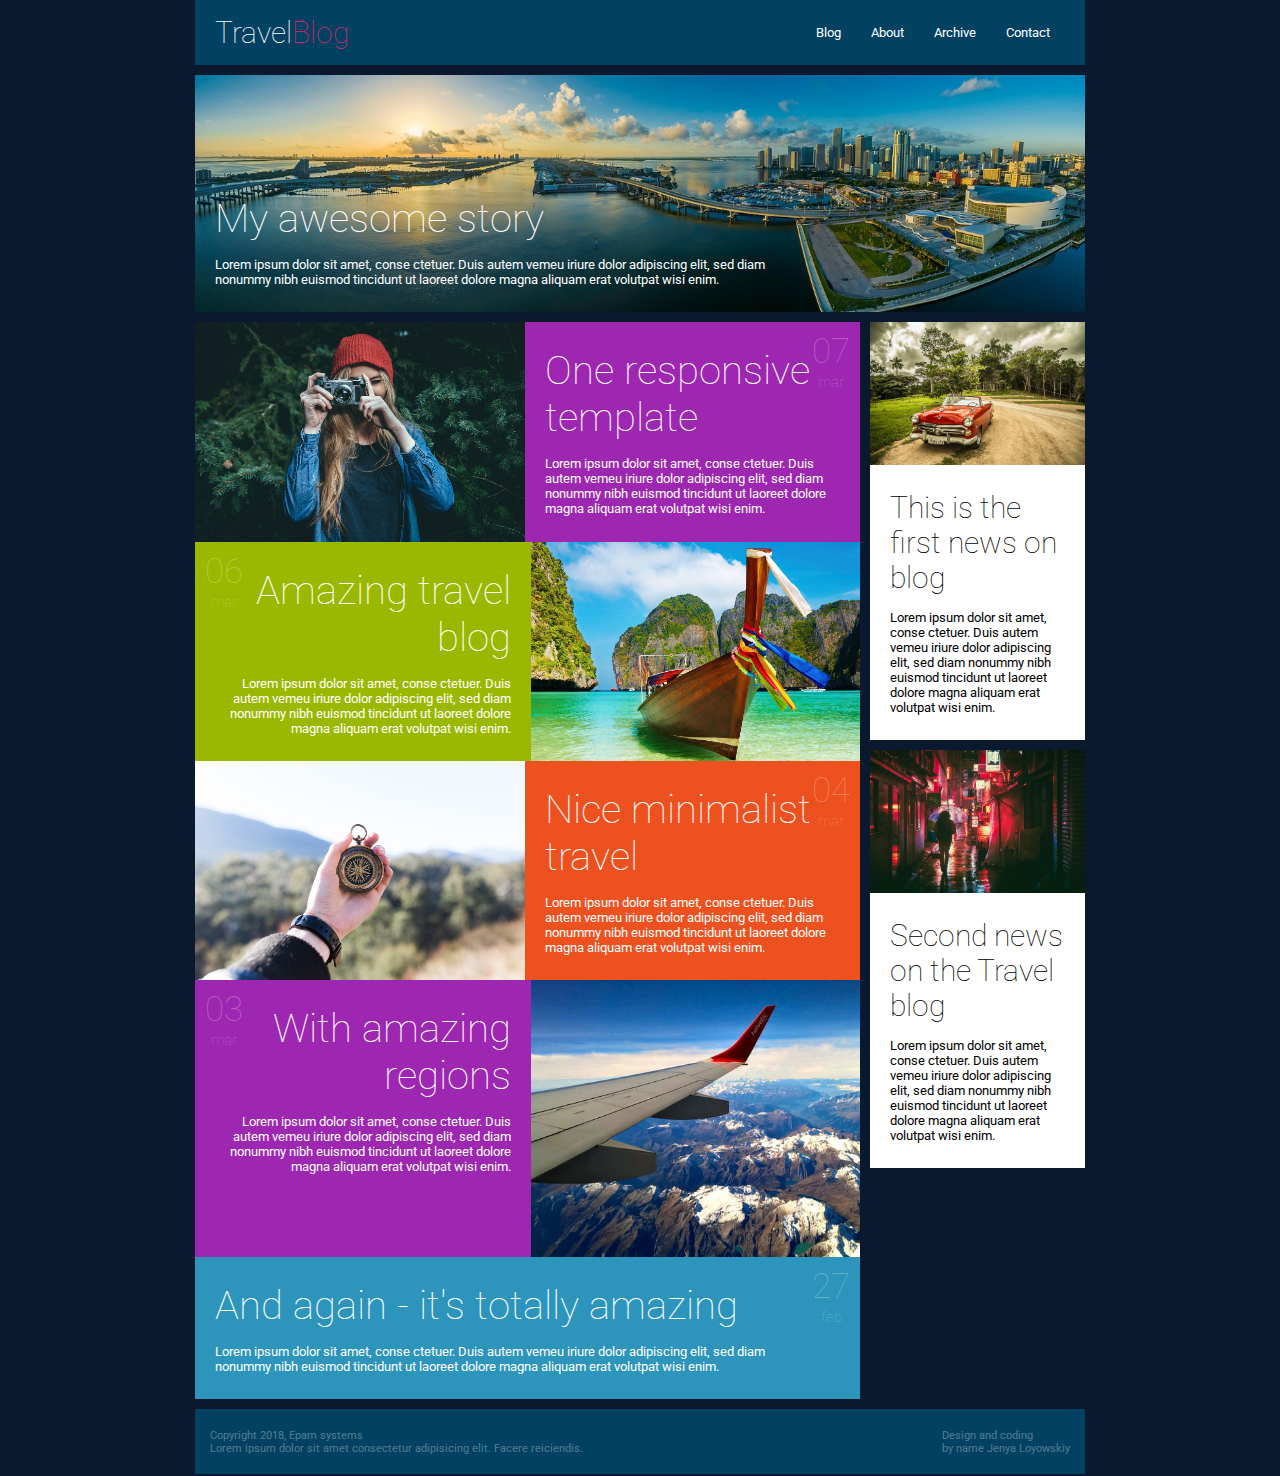
<file: FL12_HW5/homework/index.html>
<!DOCTYPE html>
<html lang="zxx">
<head>
  <meta charset="UTF-8">
  <meta name="viewport" content="width=device-width, initial-scale=1.0">
  <meta http-equiv="X-UA-Compatible" content="ie=edge">
  <link rel="stylesheet" href="css/styles.css">
  <link href='https://fonts.googleapis.com/css?family=Roboto:400,100,300,700&subset=latin,latin-ext' rel='stylesheet' type='text/css'>
  <title>Responsive</title>
</head>
<body>
  <div class="content">

    <header>
      <div class="logo">
        Travel<span>Blog</span>
      </div>
      <nav class="navbar">
        <ul>
          <li><a href="#" class="header-link">Blog</a></li>
          <li><a href="#" class="header-link">About</a></li>
          <li><a href="#" class="header-link">Archive</a></li>
          <li><a href="#" class="header-link">Contact</a></li>
        </ul>
      </nav>
    </header>

    <div class="header-banner padding">
      <h2 class="article-heading">My awesome story</h2>
      <p class="article-description">Lorem ipsum dolor sit amet, conse ctetuer. Duis autem vemeu iriure dolor adipiscing elit, sed diam nonummy nibh euismod tincidunt ut laoreet dolore magna aliquam erat volutpat wisi enim.</p>
    </div>

    <main class="articles">
      <article class="article-wrapper post-1">
        <img src="img/post1.jpg" alt="article-image">
        <div class="padding">
          <div class="date">
            07
            <p>mar</p>
          </div>
          <h2 class="article-heading">One responsive template</h2>
          <p class="article-description">Lorem ipsum dolor sit amet, conse ctetuer. Duis autem vemeu iriure dolor adipiscing elit, sed diam nonummy nibh euismod tincidunt ut laoreet dolore magna aliquam erat volutpat wisi enim.</p>
        </div>
      </article>
      <article class="article-wrapper post-2">
        <img src="img/post2.jpg" alt="article-image">
        <div class="padding">
          <div class="date">
            06<p>mar</p>
          </div>
          <h2 class="article-heading">Amazing travel blog</h2>
          <p class="article-description">Lorem ipsum dolor sit amet, conse ctetuer. Duis autem vemeu iriure dolor adipiscing elit, sed diam nonummy nibh euismod tincidunt ut laoreet dolore magna aliquam erat volutpat wisi enim.</p>
        </div>
      </article>
      <article class="article-wrapper post-3">
        <img src="img/post3.jpg" alt="article-image">
        <div class="padding">
          <div class="date">
            04<p>mar</p>
          </div>
          <h2 class="article-heading">Nice minimalist travel</h2>
          <p class="article-description">Lorem ipsum dolor sit amet, conse ctetuer. Duis autem vemeu iriure dolor adipiscing elit, sed diam nonummy nibh euismod tincidunt ut laoreet dolore magna aliquam erat volutpat wisi enim.</p>
        </div>
      </article>
      <article class="article-wrapper post-4">
        <img src="img/post4.jpg" alt="article-image">
        <div class="padding">
          <div class="date">
            03<p>mar</p>
          </div>
          <h2 class="article-heading">With amazing regions</h2>
          <p class="article-description">Lorem ipsum dolor sit amet, conse ctetuer. Duis autem vemeu iriure dolor adipiscing elit, sed diam nonummy nibh euismod tincidunt ut laoreet dolore magna aliquam erat volutpat wisi enim.</p>
        </div>
      </article>
      <article class="article-wrapper post-5">
        <div class="padding">
          <div class="date">
            27<p>feb</p>
          </div>
          <h2 class="article-heading">And again - it's totally amazing</h2>
          <p class="article-description">Lorem ipsum dolor sit amet, conse ctetuer. Duis autem vemeu iriure dolor adipiscing elit, sed diam nonummy nibh euismod tincidunt ut laoreet dolore magna aliquam erat volutpat wisi enim.</p>
        </div>
      </article>
    </main>

    <aside class="news">
      <article class="news-wrapper">
        <img src="img/news1.jpg" alt="news-image">
        <div class="padding">
          <h2 class="news-heading">This is the first news on blog</h2>
          <p class="news-description">Lorem ipsum dolor sit amet, conse ctetuer. Duis autem vemeu iriure dolor adipiscing elit, sed diam nonummy nibh euismod tincidunt ut laoreet dolore magna aliquam erat volutpat wisi enim.</p>
        </div>
      </article>
      <article class="news-wrapper">
        <img src="img/news2.jpg" alt="news-image">
        <div class="padding">
          <h2 class="news-heading">Second news on the Travel blog</h2>
          <p class="news-description">Lorem ipsum dolor sit amet, conse ctetuer. Duis autem vemeu iriure dolor adipiscing elit, sed diam nonummy nibh euismod tincidunt ut laoreet dolore magna aliquam erat volutpat wisi enim.</p>
        </div>
      </article>
    </aside>

    <footer class="footer">
      <p>Copyright 2018, Epam systems
         Lorem ipsum dolor sit amet consectetur adipisicing elit. Facere reiciendis.</p>
      <p>Design and coding
         by name Jenya Loyowskiy</p>
    </footer>
  </div>
</body>
</html>
</file>
<file: FL12_HW1/homework/style.css>
html,body,div,span,applet,object,iframe,h1,h2,h3,h4,h5,h6,p,blockquote,pre,a,abbr,acronym,address,big,cite,code,del,dfn,em,font,img,ins,kbd,q,s,samp,small,strike,strong,sub,sup,tt,var,b,u,i,center,dl,dt,dd,ol,ul,li,fieldset,form,label,legend,table,caption,tbody,tfoot,thead,tr,th,td{background:transparent;border:0;margin:0;padding:0;vertical-align:baseline}body{line-height:1}h1,h2,h3,h4,h5,h6{clear:both;font-weight:normal}ol,ul{list-style:none}blockquote{quotes:none}blockquote:before,blockquote:after{content:'';content:none}del{text-decoration:line-through}table{border-collapse:collapse;border-spacing:0}a img{border:0}#container{float:left;margin:0 -240px 0 0;width:100%}#primary,#secondary{float:right;overflow:hidden;width:220px}#secondary{clear:right}#footer{clear:both;width:100%}.one-column #content{margin:0 auto;width:640px}.single-attachment #content{margin:0 auto;width:900px}body,input,textarea,.page-title span,.pingback a.url{font-family:Georgia,"Bitstream Charter",serif}h3#comments-title,h3#reply-title,#access .menu,#access div.menu ul,#cancel-comment-reply-link,.form-allowed-tags,#site-info,#site-title,#wp-calendar,.comment-meta,.comment-body tr th,.comment-body thead th,.entry-content label,.entry-content tr th,.entry-content thead th,.entry-meta,.entry-title,.entry-utility,#respond label,.navigation,.page-title,.pingback p,.reply,.widget-title,.wp-caption-text{font-family:"Helvetica Neue",Arial,Helvetica,"Nimbus Sans L",sans-serif}input[type="submit"]{font-family:"Helvetica Neue",Arial,Helvetica,"Nimbus Sans L",sans-serif}pre{font-family:"Courier 10 Pitch",Courier,monospace}code{font-family:Monaco,Consolas,"Andale Mono","DejaVu Sans Mono",monospace}#access .menu-header,div.menu,#colophon,#branding,#main,#wrapper{margin:0 auto;width:940px}#wrapper{background:#fff;margin-top:20px;padding:0 20px}#footer-widget-area{overflow:hidden}#footer-widget-area .widget-area{float:left;margin-right:20px;width:220px}#footer-widget-area #fourth{margin-right:0}#site-info{float:left;font-size:14px;font-weight:bold;width:700px}#site-generator{float:right;width:220px}body{background:#f1f1f1}body,input,textarea{color:#666;font-size:12px;line-height:18px}hr{background-color:#e7e7e7;border:0;clear:both;height:1px;margin-bottom:18px}p{margin-bottom:18px}ul{list-style:square;margin:0 0 18px 1.5em}ol{list-style:decimal;margin:0 0 18px 1.5em}ol ol{list-style:upper-alpha}ol ol ol{list-style:lower-roman}ol ol ol ol{list-style:lower-alpha}ul ul,ol ol,ul ol,ol ul{margin-bottom:0}dl{margin:0 0 24px 0}dt{font-weight:bold}dd{margin-bottom:18px}strong{font-weight:bold}cite,em,i{font-style:italic}big{font-size:131.25%}ins{background:#ffc;text-decoration:none}blockquote{font-style:italic;padding:0 3em}blockquote cite,blockquote em,blockquote i{font-style:normal}pre{background:#f7f7f7;color:#222;line-height:18px;margin-bottom:18px;overflow:auto;padding:1.5em}abbr,acronym{cursor:help}sup,sub{height:0;line-height:1;position:relative;vertical-align:baseline}sup{bottom:1ex}sub{top:.5ex}small{font-size:smaller}input{margin-bottom:10px}input[type="text"],input[type="password"],input[type="email"],input[type="url"],input[type="number"],textarea{background:#f9f9f9;border:1px solid #ccc;box-shadow:inset 1px 1px 1px rgba(0,0,0,0.1);-moz-box-shadow:inset 1px 1px 1px rgba(0,0,0,0.1);-webkit-box-shadow:inset 1px 1px 1px rgba(0,0,0,0.1);padding:2px}a:link{color:#06c}a:visited{color:#743399}a:active,a:hover{color:#ff4b33}.screen-reader-text{clip:rect(1px,1px,1px,1px);overflow:hidden;position:absolute !important;height:1px;width:1px}#header{padding:30px 0 0 0}#site-title{float:left;font-size:30px;line-height:36px;margin:0 0 18px 0;width:700px}#site-title a{color:#000;font-weight:bold;text-decoration:none}#site-description{color:#000;clear:right;float:right;font-style:italic;margin:15px 0 18px 0;opacity:.65;width:220px}#branding img{border-top:4px solid #000;border-bottom:1px solid #000;display:block;float:left}#access{background:#000;display:block;float:left;margin:0 auto;width:940px}#access .menu-header,div.menu{font-size:13px;margin-left:12px;width:928px}#access .menu-header ul,div.menu ul{list-style:none;margin:0}#access .menu-header li,div.menu li{float:left;position:relative}#access a{color:#aaa;display:block;line-height:38px;padding:0 10px;text-decoration:none}#access ul ul{box-shadow:0 3px 3px rgba(0,0,0,0.2);-moz-box-shadow:0 3px 3px rgba(0,0,0,0.2);-webkit-box-shadow:0 3px 3px rgba(0,0,0,0.2);display:none;position:absolute;top:38px;left:0;float:left;width:180px;z-index:99999}#access ul ul li{min-width:180px}#access ul ul ul{left:100%;top:0}#access ul ul a{background:#333;line-height:1em;padding:10px;width:160px;height:auto}#access li:hover>a,#access ul ul:hover>a{background:#333;color:#fff}#access ul li:hover>ul{display:block}#access ul li.current_page_item>a,#access ul li.current_page_ancestor>a,#access ul li.current-menu-ancestor>a,#access ul li.current-menu-item>a,#access ul li.current-menu-parent>a{color:#fff}* html #access ul li.current_page_item a,* html #access ul li.current_page_ancestor a,* html #access ul li.current-menu-ancestor a,* html #access ul li.current-menu-item a,* html #access ul li.current-menu-parent a,* html #access ul li a:hover{color:#fff}#main{clear:both;overflow:hidden;padding:40px 0 0 0}#content{margin-bottom:36px}#content,#content input,#content textarea{color:#333;font-size:16px;line-height:24px}#content p,#content ul,#content ol,#content dd,#content pre,#content hr{margin-bottom:24px}#content ul ul,#content ol ol,#content ul ol,#content ol ul{margin-bottom:0}#content pre,#content kbd,#content tt,#content var{font-size:15px;line-height:21px}#content code{font-size:13px}#content dt,#content th{color:#000}#content h1,#content h2,#content h3,#content h4,#content h5,#content h6{color:#000;line-height:1.5em;margin:0 0 20px 0}#content table{border:1px solid #e7e7e7;margin:0 -1px 24px 0;text-align:left;width:100%}#content tr th,#content thead th{color:#777;font-size:12px;font-weight:bold;line-height:18px;padding:9px 24px;border-right:1px solid #e7e7e7}#content tr td{border-top:1px solid #e7e7e7;padding:6px 24px;border-right:1px solid #e7e7e7}#content tr.odd td{background:#f2f7fc}.hentry{margin:0 0 48px 0}.home .sticky{background:#f2f7fc;border-top:4px solid #000;margin-left:-20px;margin-right:-20px;padding:18px 20px}.single .hentry{margin:0 0 36px 0}.page-title{color:#000;font-size:14px;font-weight:bold;margin:0 0 36px 0}.page-title span{color:#333;font-size:16px;font-style:italic;font-weight:normal}.page-title a:link,.page-title a:visited{color:#777;text-decoration:none}.page-title a:active,.page-title a:hover{color:#ff4b33}#content .entry-title{color:#000;font-size:21px;font-weight:bold;line-height:1.3em;margin-bottom:0}.entry-title a:link,.entry-title a:visited{color:#000;text-decoration:none}.entry-title a:active,.entry-title a:hover{color:#ff4b33}.entry-meta{color:#777;font-size:12px}.entry-meta abbr,.entry-utility abbr{border:0}.entry-meta abbr:hover,.entry-utility abbr:hover{border-bottom:1px dotted #666}.single-author .by-author{position:absolute !important;clip:rect(1px 1px 1px 1px);clip:rect(1px,1px,1px,1px)}.entry-content,.entry-summary{clear:both;padding:12px 0 0 0}.entry-content .more-link{white-space:nowrap}#content .entry-summary p:last-child{margin-bottom:12px}.entry-content fieldset{border:1px solid #e7e7e7;margin:0 0 24px 0;padding:24px}.entry-content fieldset legend{background:#fff;color:#000;font-weight:bold;padding:0 24px}.entry-content input{margin:0 0 24px 0}.entry-content input.file,.entry-content input.button{margin-right:24px}.entry-content label{color:#777;font-size:12px}.entry-content select{margin:0 0 24px 0}.entry-content sup,.entry-content sub{font-size:10px}.entry-content blockquote.left{float:left;margin-left:0;margin-right:24px;text-align:right;width:33%}.entry-content blockquote.right{float:right;margin-left:24px;margin-right:0;text-align:left;width:33%}.page-link{clear:both;color:#000;font-weight:bold;line-height:48px;word-spacing:.5em}.page-link a:link,.page-link a:visited{background:#f1f1f1;color:#333;font-weight:normal;padding:.5em .75em;text-decoration:none}.home .sticky .page-link a{background:#d9e8f7}.page-link a:active,.page-link a:hover{color:#ff4b33}body.page .edit-link{clear:both;display:block}#entry-author-info{background:#f2f7fc;border-top:4px solid #000;clear:both;font-size:14px;line-height:20px;margin:24px 0;overflow:hidden;padding:18px 20px}#entry-author-info #author-avatar{background:#fff;border:1px solid #e7e7e7;float:left;height:60px;margin:0 -104px 0 0;padding:11px}#entry-author-info #author-description{float:left;margin:0 0 0 104px}#entry-author-info h2{color:#000;font-size:100%;font-weight:bold;margin-bottom:0}.entry-utility{clear:both;color:#777;font-size:12px;line-height:18px}.entry-meta a,.entry-utility a{color:#777}.entry-meta a:hover,.entry-utility a:hover{color:#ff4b33}#content .video-player{padding:0}.format-standard .wp-video,.format-standard .wp-audio-shortcode,.format-audio .wp-audio-shortcode,.format-standard .video-player{margin-bottom:24px}.home #content .format-aside p,.home #content .category-asides p{font-size:14px;line-height:20px;margin-bottom:10px;margin-top:0}.format-gallery .size-thumbnail img,.category-gallery .size-thumbnail img{border:10px solid #f1f1f1;margin-bottom:0}.format-gallery .gallery-thumb,.category-gallery .gallery-thumb{float:left;margin-right:20px;margin-top:-4px}.home #content .format-gallery .entry-utility,.home #content .category-gallery .entry-utility{padding-top:4px}.attachment .entry-content .entry-caption{font-size:140%;margin-top:24px}.attachment .entry-content .nav-previous a:before{content:'\2190\00a0'}.attachment .entry-content .nav-next a:after{content:'\00a0\2192'}#content img.size-auto,#content img.size-full,#content img.size-large,#content img.size-medium,#content .entry-attachment img,#content .widget-container img{max-width:100%;height:auto}#ie8 #content img.size-auto,#ie8 #content img.size-full,#ie8 #content img.size-large,#ie8 #content img.size-medium,#ie8 #content .entry-attachment img{width:auto}.alignleft,img.alignleft{display:inline;float:left;margin-right:24px;margin-top:4px}.alignright,img.alignright{display:inline;float:right;margin-left:24px;margin-top:4px}.aligncenter,img.aligncenter{clear:both;display:block;margin-left:auto;margin-right:auto}img.alignleft,img.alignright,img.aligncenter{margin-bottom:12px}.wp-caption{background:#f1f1f1;line-height:18px;margin-bottom:20px;max-width:100%;padding:4px;text-align:center}.wp-caption img{margin:5px 5px 0;max-width:622px}.wp-caption p.wp-caption-text{color:#777;font-size:12px;margin:5px}.wp-smiley{margin:0}.gallery{margin:0 auto 18px}.gallery .gallery-item{float:left;margin-top:0;text-align:center}.gallery-columns-1 .gallery-item{width:100%}.gallery-columns-2 .gallery-item{width:50%}.gallery-columns-3 .gallery-item{width:33%}.gallery-columns-4 .gallery-item{width:25%}.gallery-columns-5 .gallery-item{width:20%}.gallery-columns-6 .gallery-item{width:16%}.gallery-columns-7 .gallery-item{width:14%}.gallery-columns-8 .gallery-item{width:12%}.gallery-columns-9 .gallery-item{width:11%}.gallery-columns-1 img{max-width:620px}.gallery-columns-2 img{max-width:288px}.gallery-columns-3 img{max-width:177px}.gallery-columns-4 img{max-width:122px}.gallery-columns-5 img{max-width:88px}.gallery-columns-6 img{max-width:66px}.gallery-columns-7 img{max-width:50px}.gallery-columns-8 img{max-width:39px}.gallery-columns-9 img{max-width:29px}.gallery-item img{height:auto}.gallery-columns-2 .attachment-medium{max-width:92%;height:auto}.gallery-columns-4 .attachment-thumbnail{max-width:84%;height:auto}.gallery .gallery-caption{color:#777;font-size:12px;margin:0 0 12px}.gallery dl{margin:0}.gallery img{border:10px solid #f1f1f1}.gallery br+br{display:none}#content .entry-attachment img{display:block;margin:0 auto}.navigation{color:#777;font-size:12px;line-height:18px;overflow:hidden}.navigation a:link,.navigation a:visited{color:#777;text-decoration:none}.navigation a:active,.navigation a:hover{color:#ff4b33}.nav-previous{float:left;width:50%}.nav-next{float:right;text-align:right;width:50%}#nav-above{margin:0 0 18px 0}#nav-above{display:none}.paged #nav-above,.single #nav-above{display:block}#nav-below{margin:-18px 0 0 0}#comments{clear:both}#comments .navigation{padding:0 0 18px 0}h3#comments-title,h3#reply-title{color:#000;font-size:20px;font-weight:bold;margin-bottom:0}h3#comments-title{padding:24px 0}.commentlist{list-style:none;margin:0}.commentlist li.comment{border-bottom:1px solid #e7e7e7;line-height:24px;margin:0 0 24px 0;padding:0 0 0 56px;position:relative}.commentlist li:last-child{border-bottom:0;margin-bottom:0}#comments .comment-body ul,#comments .comment-body ol{margin-bottom:18px}#comments .comment-body p:last-child{margin-bottom:6px}#comments .comment-body blockquote p:last-child{margin-bottom:24px}.commentlist ol{list-style:decimal}.commentlist .avatar{position:absolute;top:4px;left:0}.comment-author cite{color:#000;font-style:normal;font-weight:bold}.comment-author .says{font-style:italic}.comment-meta{font-size:12px;margin:0 0 18px 0}.comment-meta a:link,.comment-meta a:visited{color:#777;text-decoration:none}.comment-meta a:active,.comment-meta a:hover{color:#ff4b33}.commentlist .bypostauthor>div{background:#f2f7fc;border-top:4px solid #000;margin-bottom:10px;padding:10px 0 0 20px}.reply{font-size:12px;padding:0 0 24px 0}.reply a,a.comment-edit-link{color:#777}.reply a:hover,a.comment-edit-link:hover{color:#ff4b33}.commentlist .children{list-style:none;margin:0}.commentlist .children li{border:0;margin:0}.nopassword,.nocomments{display:none}#comments .pingback{border-bottom:1px solid #e7e7e7;margin-bottom:18px;padding-bottom:18px}.commentlist li.comment+li.pingback{margin-top:-6px}#comments .pingback p{color:#777;display:block;font-size:12px;line-height:18px;margin:0}#comments .pingback .url{font-size:13px;font-style:italic}input[type="submit"]{color:#333}form{text-align:right}input{width:200px}#respond{border-top:1px solid #e7e7e7;margin:24px 0;overflow:hidden;position:relative}#respond p{margin:0}#respond .comment-notes{margin-bottom:1em}.form-allowed-tags{line-height:1em}.children #respond{margin:0 48px 0 0}h3#reply-title{margin:18px 0}#comments-list #respond{margin:0 0 18px 0}#comments-list ul #respond{margin:0}#cancel-comment-reply-link{font-size:12px;font-weight:normal;line-height:18px}#respond .required{color:#ff4b33;font-weight:bold}#respond label{color:#777;font-size:12px}#respond input{margin:0 0 9px;width:98%}#respond textarea{width:98%}#respond .form-allowed-tags{color:#777;font-size:12px;line-height:18px}#respond .form-allowed-tags code{font-size:11px}#respond .form-submit{margin:12px 0}#respond .form-submit input{font-size:14px;width:auto}.widget-area ul{list-style:none;margin-left:0}.widget-area ul ul{list-style:square;margin-left:1.3em}.widget-area select{max-width:100%}.widget_search #s{width:60%}.widget_search label{display:none}.widget-container{word-wrap:break-word;-webkit-hyphens:auto;-moz-hyphens:auto;hyphens:auto;margin:0 0 18px 0}.widget-container .wp-caption img{margin:auto}.widget-container.widget_image .wp-caption{width:auto}.widget-container.widget_image .wp-caption img{margin-left:-8px}.widget-title{color:#222;font-size:14px;font-weight:bold}.widget-area a:link,.widget-area a:visited{text-decoration:none}.widget-area a:active,.widget-area a:hover{text-decoration:underline}.widget-area .entry-meta{font-size:11px}#wp_tag_cloud div{line-height:1.6em}#wp-calendar{width:100%}#wp-calendar caption{color:#222;font-size:14px;font-weight:bold;padding-bottom:4px;text-align:left}#wp-calendar thead{font-size:11px}#wp-calendar tbody{color:#aaa}#wp-calendar tbody td{background:#f5f5f5;border:1px solid #fff;padding:3px 0 2px;text-align:center}#wp-calendar tbody .pad{background:0}#wp-calendar tfoot #next{text-align:right}.widget_rss a.rsswidget{color:#000}.widget_rss a.rsswidget:hover{color:#ff4b33}.widget_rss .widget-title img{width:11px;height:11px}#main .widget-area ul{margin-left:0;padding:0 20px 0 0}#main .widget-area ul ul{border:0;margin-left:1.3em;padding:0}#main .widget-container.music-player ul{margin:0}#footer{margin-bottom:20px}#colophon{border-top:4px solid #000;margin-top:-4px;overflow:hidden;padding:18px 0}#site-info{font-weight:bold}#site-info a{color:#000;text-decoration:none}#site-generator{font-style:italic;position:relative}#site-generator a{background:url(images/wordpress.png) center left no-repeat;color:#666;display:inline-block;line-height:16px;padding-left:20px;text-decoration:none}#site-generator a:hover{text-decoration:underline}img#wpstats{display:block;margin:0 auto 10px}pre{-webkit-text-size-adjust:140%}code{-webkit-text-size-adjust:160%}#access,.entry-meta,.entry-utility,.navigation,.widget-area{-webkit-text-size-adjust:120%}#site-description{-webkit-text-size-adjust:none}@media print{body{background:none !important}#wrapper{clear:both !important;display:block !important;float:none !important;position:relative !important}#header{border-bottom:2pt solid #000;padding-bottom:18pt}#colophon{border-top:2pt solid #000}#site-title,#site-description{float:none;line-height:1.4em;margin:0;padding:0}#site-title{font-size:13pt}.entry-content{font-size:14pt;line-height:1.6em}.entry-title{font-size:21pt}#access,#branding img,#respond,.comment-edit-link,.edit-link,.navigation,.page-link,.widget-area{display:none !important}#container,#header,#footer{margin:0;width:100%}#content,.one-column #content{margin:24pt 0 0;width:100%}.wp-caption p{font-size:11pt}#site-info,#site-generator{float:none;width:auto}#colophon{width:auto}img#wpstats{display:none}#site-generator a{margin:0;padding:0}#entry-author-info{border:1px solid #e7e7e7}#main{display:inline}.home .sticky{border:0}}img{width:140px;vertical-align:middle;display:block;margin:0 auto;margin-left:calc(50% - 50px);margin-bottom:20px}nav>a{padding:10px;color:#0279c1}nav>a b:hover{color:#00527a}nav>a:visited{color:#0279c1}article{padding-left:10px}footer{margin-top:20px;padding:40px 20px;text-align:center;background:#3333}
</file>
<file: FL12_HW11/homework/material-icons/material-icons.css>
@font-face {
  font-family: 'Material Icons';
  font-style: normal;
  font-weight: 400;
  src: url(MaterialIcons-Regular.eot); /* For IE6-8 */
  src: local('Material Icons'),
       local('MaterialIcons-Regular'),
       url(MaterialIcons-Regular.woff2) format('woff2'),
       url(MaterialIcons-Regular.woff) format('woff'),
       url(MaterialIcons-Regular.ttf) format('truetype');
}

.material-icons {
  font-family: 'Material Icons';
  font-weight: normal;
  font-style: normal;
  font-size: 24px;  /* Preferred icon size */
  display: inline-block;
  line-height: 1;
  text-transform: none;
  letter-spacing: normal;
  word-wrap: normal;
  white-space: nowrap;
  direction: ltr;

  /* Support for all WebKit browsers. */
  -webkit-font-smoothing: antialiased;
  /* Support for Safari and Chrome. */
  text-rendering: optimizeLegibility;

  /* Support for Firefox. */
  -moz-osx-font-smoothing: grayscale;

  /* Support for IE. */
  font-feature-settings: 'liga';
}
</file>
<file: FL12_HW11/homework/styles.css>
/* Todo: your styles go here*/
.material-icons.folder{
    color: orange;
}
.material-icons.file{
    color: gray;
    list-style-type: none;
}
li{
    display: flex;
    align-items: center;
    max-width: 450px;
}
li:hover{
    background-color: lightgrey;
    cursor: pointer;
}
.padding-left{
    padding-left: 40px;
}
.closed :not(:first-child){
    display: none;
}
.empty{
    font-style: italic;
}
</file>
<file: FL12_HW2/homework/css/general.css>
/* 

please don't edit this styles

*/

h2.tm-section-title {
    color: lightskyblue;
}

a:focus {
    color: #666;
    outline: 0
}

ul {
    padding: 0;
    margin: 0
}

body {
    background-color: #f5f5f5;
    color: #000;
    font-family: 'Open Sans', Helvetica, Arial, sans-serif;
    font-size: 16px;
    font-weight: 300;
    padding-top: 30px;
    overflow-x: hidden
}

section:before {
    position: absolute;
    z-index: 1
}

.box,
.tm-content-box,
.tm-main-nav {
    background-color: #fff
}

.tm-sidebar {
    z-index: 10;
    position: fixed;
    left: 0;
    right: 0;
    top: 0;
    width: 100%;
}

.tm-sidebar ul{
    margin: 0px;
    display: flex;
}

.tm-main-nav {
    font-size: 1.5em;
    text-align: center
}

.tm-nav-item {
    list-style: none;
    width: 100%;
}

.tm-nav-item-link {
    border: 1px solid transparent;
    color: #666;
    display: block;
    padding: 10px;
    width: 100%;
    -webkit-transition: all .3s ease;
    transition: all .3s ease
}

.carousel-indicators li,
.tm-banner-inner {
    border: 1px solid lightgrey
}


.tm-nav-item-link.active,
.tm-nav-item-link:hover {
    color: #666;
    text-decoration: none;
}

.tm-nav-item-link:focus {
    text-decoration: none
}

.tm-banner-text,
.tm-banner-title,
.tm-section-title {
    color: #666;
    font-weight: 300;
    margin: 0
}

.tm-section-title {
    margin-bottom: 20px
}

.tm-section-title-box {
    margin-bottom: 0
}

.tm-banner-title {
    font-size: 3.3em;
    letter-spacing: 2px;
    text-transform: uppercase
}

.tm-main-content {
    padding-top: 70px;
}

.tm-content-box {
    overflow: hidden;
    margin-bottom: 30px
}

.padding-medium {
    padding: 40px
}

.tm-banner {
    padding: 30px
}

.tm-banner-inner {
    padding: 30px 0;
    height: 100%;
    text-align: center;
    display: flex;
    -webkit-box-orient: vertical;
    -webkit-box-direction: normal;
    -webkit-flex-direction: column;
    -ms-flex-direction: column;
    flex-direction: column;
    -webkit-box-align: center;
    -webkit-align-items: center;
    -ms-flex-align: center;
    align-items: center;
    -webkit-box-pack: center;
    -webkit-justify-content: center;
    -ms-flex-pack: center;
    justify-content: center
}

.tm-banner-inner img{
    width: 120px;
}

.tm-banner-text {
    font-size: 1.4em
}

.boxes,
.tm-box-bg-title {
    display: -webkit-box;
    display: -webkit-flex;
    display: -ms-flexbox
}

/*.flex-item {*/
    /*-webkit-box-flex: 0 1 auto;*/
    /*-webkit-flex: 0 1 auto;*/
    /*-ms-flex: 0 1 auto;*/
    /*flex: 0 1 auto*/
/*}*/

.section-description {
    line-height: 1.8;
    margin-bottom: 25px
}

.section-description:last-child {
    margin-bottom: 0
}

.tm-team-description-container {
    max-width: 500px
}

.tm-team-info {
    display: flex
}

.box {
    list-style: none;
    width: 33.3333%;
    height: auto;
}

.box-bg {
    position: relative
}

.box-img {
    width: 100%;
}

.tm-box-bg-title {
    position: absolute;
    top: 0;
    right: 0;
    bottom: 0;
    left: 0;
    display: flex;
    -webkit-box-align: center;
    -webkit-align-items: center;
    -ms-flex-align: center;
    align-items: center;
    -webkit-box-pack: center;
    -webkit-justify-content: center;
    -ms-flex-pack: center;
    justify-content: center
}

.boxes {
    display: flex;
    -webkit-flex-wrap: wrap;
    -ms-flex-wrap: wrap;
    flex-wrap: wrap
}

.gallery-container a {
    cursor: -webkit-zoom-in;
    cursor: zoom-in
}

.carousel {
    position: relative;
    height: auto;
    padding: 50px 50px 80px;
    text-align: center
}

.carousel-indicators {
    bottom: 30px
}

.carousel-content {
    color: #000;
    display: -webkit-box;
    display: -webkit-flex;
    display: -ms-flexbox;
    display: flex;
    -webkit-box-align: center;
    -webkit-align-items: center;
    -ms-flex-align: center;
    align-items: center
}

.carousel-indicators .active {
    background-color: lightgrey
}

.contact-form {
    overflow: hidden
}

.form-control {
    border-radius: 0;
    font-size: 1em
}

.form-control:focus {
    border-color: lightgrey;
    box-shadow: inset 0 1px 1px rgba(0, 0, 0, .075), 0 0 8px rgba(153, 153, 153, .45)
}

.form-group {
    margin-bottom: 20px
}

.form-group-2-col-left {
    padding-left: 0;
    padding-right: 5px
}

.form-group-2-col-right {
    padding-right: 0;
    padding-left: 5px
}

.mandatory-field:after {
    position: absolute;
    top: 0;
    right: 7px
}

.carousel-inner>.carousel-item>a>img, .carousel-inner>.carousel-item>img, .img-contact-us {
    width: 100%;
}

.tm-footer {
    color: #666;
    padding-bottom: 15px
}
</file>
<file: FL12_HW2/homework/css/style.css>
@keyframes text-animation {
  from {margin-right: -200px}
  to {margin-right: 0}
}
.tm-nav-item:hover{
  background-color: lightskyblue;
  color: #fff;
}
.tm-banner{
  background-image: linear-gradient(to right, lightskyblue, burlywood);
}
.tm-banner-inner{
  background-color: white;
}
.tm-banner-text{
  text-shadow: 4px 4px 3px #333;
  animation-name: text-animation;
  animation-duration: 4s;
}
.tm-main-nav, .tm-content-header, section{
  box-shadow: 0px 0px 10px 1px rgba(61, 55, 61, 0.7);
}
.tm-section-description{
  text-indent: 25px;
}
.tm-main-content > section:first-of-type > div:first-of-type{
  display: flex;
}
.tm-team-description-container{
  display: flex;
  flex-direction: column;
  justify-content: center;
}
section:first-of-type .tm-team-description-container h2{
  text-align: center;
}
.gallery-container .box-bg:hover{
  color: lightskyblue;
  background-color: lightgrey;
}
.heading h2{
  text-align: center;
  color: lightskyblue;
}
ol{
  list-style: lower-alpha;
}
ol a.text::after{
  content: 'New';
  color: red;
  font-size: 12px;
  font-weight: bold;
  position: absolute;
}
section.heading a:hover::before{
  content: '>';
  font-weight: bold;
}
.blocks p:nth-child(3){
  word-spacing: 10px;
  letter-spacing: 5px;
  font-style: italic;
}
.blocks .gallery-container li{
  padding: 10px;
}
.blocks .gallery-container p{
  font-style: italic;
}
.blocks .gallery-container p::first-letter{
  font-weight: bold;
}
.blocks .gallery-container li:nth-child(2n+1){
  background-color: lightskyblue;
}
.contact-form input{
  border: none;
  border-bottom: 1px solid lightskyblue;
}
.contact-form textarea{
  border-color: lightskyblue;
}
.contact-form button{
  display: flex;
  margin-right: 0;
  margin-left: auto;
  background-color: inherit;
  border: 1px solid lightskyblue;
  color: lightskyblue;
  padding: 15px 20px;
}
.contact-form button:hover{
  border-color: inherit;
  background-color: lightskyblue;
  color: white;
  padding: 15px 20px;
}
.contact-form input:focus, .contact-form textarea:focus{
  background-color: lightskyblue;
}
.tm-section-description{
  text-indent: 25px;
  line-height: 30px;
}
.contact-form textarea{
  background-image: url('../img/email-icon.png');
  background-position: right 10px bottom 10px;
  background-size: 25px 25px;
  background-repeat: no-repeat;
}
section::before{
  content: ' ';
  position: absolute;
  width: 0;
  height: 0;
  border-style: solid;
  border-width: 50px 50px 0 0;
  border-color: lightskyblue transparent transparent transparent;
}

@media print {
  section::before, ol a.text::after{
    content: none;
  }
  .tm-team-description-container{
    max-width: 100%;
    text-align: center;
  }
  .tm-section-description{
    text-indent: 0;
  }
  .gallery-container, section:last-of-type, .tm-team-img, .tm-sidebar, .blocks > div:nth-child(2), .carousel-indicators{
    display: none;
  }
  .padding-medium, .tm-main-content, .carousel{
    padding: 0;
  }
  .tm-content-box{
    margin: 0;
  }
  ol{
    list-style: none;
    width: 300px;
    margin-left: auto;
    margin-right: auto;
    padding: 0;
  }
  ol li:nth-child(2n+1){
    text-align: right;
  }
  h2{
    font-weight: 300;
  }
}
</file>
<file: FL12_HW3/homework/css/style1.css>
* {
  margin: 0;
  padding: 0; }

body {
  background-color: #fff; }

.header-wrap,
.section_text,
.section_banner,
.section_card_heading {
  font-family: "Source Sans Pro"; }

.header_text,
.section_card_text,
.section_link,
footer {
  font-family: "Hind"; }

.header-wrap {
  padding: 10px 200px 150px 200px;
  color: #2c2f3c;
  background-image: url("../img/m-h-day.jpg");
  background-repeat: no-repeat;
  background-position: center center;
  background-size: cover;
  border-bottom-right-radius: 40%; }
  .header-wrap .header_heading {
    font-size: 4em;
    font-weight: bold;
    width: 550px;
    position: relative;
    z-index: 2; }
    .header-wrap .header_heading::before {
      position: absolute;
      content: ' ';
      top: 105px;
      left: 0;
      height: 45px;
      width: 270px;
      background-color: #14a0c7;
      z-index: -1; }
  .header-wrap .header_text {
    white-space: pre-line;
    font-size: 16px;
    margin-top: 40px;
    margin-bottom: 60px; }
  .header-wrap .header_button {
    padding: 8px 35px;
    background-color: #699900;
    color: white;
    border-radius: 3px;
    border: none;
    font-size: 18px;
    font-family: inherit;
    cursor: pointer; }
  .header-wrap a.login {
    color: white;
    margin-left: 150px; }

.landing-logo, footer .footer-wrap .landing-logo {
  margin-bottom: 70px;
  margin-top: 10px;
  display: flex;
  align-items: center; }
  .landing-logo p, footer .footer-wrap .landing-logo p {
    text-align: center;
    font-weight: bold;
    margin-left: 10px;
    font-size: 18px; }
    .landing-logo p span, footer .footer-wrap .landing-logo p span {
      display: inherit;
      font-size: 10px;
      font-weight: normal; }

main .section_text {
  text-align: center;
  font-size: 40px;
  position: relative;
  margin-top: 30px;
  margin-bottom: 30px;
  color: #2c2f3c; }
  main .section_text::before {
    position: absolute;
    content: ' ';
    top: 0;
    left: 50.5%;
    height: 45px;
    width: 174px;
    background-color: #14a0c7;
    z-index: -1; }
main .section_card_wrap {
  display: flex;
  flex-direction: column;
  justify-content: center;
  align-items: center; }
  main .section_card_wrap .section_card {
    padding: 20px;
    background-color: #21232e;
    margin-bottom: 10px;
    display: flex;
    width: 1100px;
    border-radius: 5px;
    color: white; }
    main .section_card_wrap .section_card img {
      height: 100%;
      width: 100%;
      max-height: 285px;
      border-radius: 5px; }
    main .section_card_wrap .section_card .section_card_right_container {
      padding: 20px 100px;
      display: flex;
      flex-direction: column;
      justify-content: space-between;
      align-items: center; }
      main .section_card_wrap .section_card .section_card_right_container .section_card_heading {
        margin: 30px auto;
        text-align: center;
        font-size: 22px; }
      main .section_card_wrap .section_card .section_card_right_container .section_card_text {
        width: 90%;
        margin-bottom: 20px; }
      main .section_card_wrap .section_card .section_card_right_container .section_card_text, main .section_card_wrap .section_card .section_card_right_container .section_link {
        color: rgba(255, 255, 255, 0.7); }
main .section_banner {
  padding: 35px 160px;
  background-image: linear-gradient(to right, #699900, #2d5bd7);
  width: 1200px;
  margin: 50px auto -70px auto;
  border-radius: 5px;
  display: flex;
  justify-content: space-between;
  align-items: center;
  box-sizing: border-box;
  mix-blend-mode: lighten; }
  main .section_banner .section_banner_heading {
    font-size: 25px;
    font-weight: bold;
    color: #2c2f3c;
    position: relative;
    line-height: 20px;
    margin-bottom: 20px; }
    main .section_banner .section_banner_heading::before {
      position: absolute;
      content: ' ';
      top: -20px;
      left: 100px;
      height: 45px;
      width: 55px;
      background-color: #14a0c7;
      z-index: -1; }
  main .section_banner .section_banner_text {
    color: rgba(255, 255, 255, 0.7);
    font-size: 12px; }
  main .section_banner .section_banner_button {
    padding: 8px 35px;
    background-color: #699900;
    color: white;
    border-radius: 3px;
    border: none;
    font-size: 18px;
    font-family: inherit;
    cursor: pointer; }

footer {
  background-color: #21232e;
  padding: 130px 250px 55px 250px; }
  footer .footer-wrap {
    display: flex;
    justify-content: space-between;
    align-items: center;
    color: rgba(255, 255, 255, 0.7); }
    footer .footer-wrap .landing-logo {
      margin: 0;
      color: inherit; }
    footer .footer-wrap .footer_text {
      width: 300px;
      font-weight: 100;
      font-size: 14px; }

/*# sourceMappingURL=style1.css.map */
</file>
<file: FL12_HW3/homework/css/style2.css>
* {
  margin: 0;
  padding: 0; }

body {
  background-color: #21232e; }

.header-wrap,
.section_text,
.section_banner,
.section_card_heading {
  font-family: "Source Sans Pro"; }

.header_text,
.section_card_text,
.section_link,
footer {
  font-family: "Fresca"; }

.header-wrap {
  padding: 10px 200px 150px 200px;
  color: #fff;
  background-image: url("../img/m-h-night.jpg");
  background-repeat: no-repeat;
  background-position: center center;
  background-size: cover;
  border-bottom-right-radius: 40%; }
  .header-wrap .header_heading {
    font-size: 4em;
    font-weight: bold;
    width: 550px;
    position: relative;
    z-index: 2; }
    .header-wrap .header_heading::before {
      position: absolute;
      content: ' ';
      top: 105px;
      left: 0;
      height: 45px;
      width: 270px;
      background-color: #ff4e33;
      z-index: -1; }
  .header-wrap .header_text {
    white-space: pre-line;
    font-size: 16px;
    margin-top: 40px;
    margin-bottom: 60px; }
  .header-wrap .header_button {
    padding: 8px 35px;
    background-color: #e3ac00;
    color: white;
    border-radius: 3px;
    border: none;
    font-size: 18px;
    font-family: inherit;
    cursor: pointer; }
  .header-wrap a.login {
    color: white;
    margin-left: 150px; }

.landing-logo, footer .footer-wrap .landing-logo {
  margin-bottom: 70px;
  margin-top: 10px;
  display: flex;
  align-items: center; }
  .landing-logo p, footer .footer-wrap .landing-logo p {
    text-align: center;
    font-weight: bold;
    margin-left: 10px;
    font-size: 18px; }
    .landing-logo p span, footer .footer-wrap .landing-logo p span {
      display: inherit;
      font-size: 10px;
      font-weight: normal; }

main .section_text {
  text-align: center;
  font-size: 40px;
  position: relative;
  margin-top: 30px;
  margin-bottom: 30px;
  color: #fff; }
  main .section_text::before {
    position: absolute;
    content: ' ';
    top: 0;
    left: 50.5%;
    height: 45px;
    width: 174px;
    background-color: #ff4e33;
    z-index: -1; }
main .section_card_wrap {
  display: flex;
  flex-direction: column;
  justify-content: center;
  align-items: center; }
  main .section_card_wrap .section_card {
    padding: 20px;
    background-color: #3b3f50;
    margin-bottom: 10px;
    display: flex;
    width: 1100px;
    border-radius: 5px;
    color: white; }
    main .section_card_wrap .section_card img {
      height: 100%;
      width: 100%;
      max-height: 285px;
      border-radius: 5px; }
    main .section_card_wrap .section_card .section_card_right_container {
      padding: 20px 100px;
      display: flex;
      flex-direction: column;
      justify-content: space-between;
      align-items: center; }
      main .section_card_wrap .section_card .section_card_right_container .section_card_heading {
        margin: 30px auto;
        text-align: center;
        font-size: 22px; }
      main .section_card_wrap .section_card .section_card_right_container .section_card_text {
        width: 90%;
        margin-bottom: 20px; }
      main .section_card_wrap .section_card .section_card_right_container .section_card_text, main .section_card_wrap .section_card .section_card_right_container .section_link {
        color: rgba(255, 255, 255, 0.7); }
main .section_banner {
  padding: 35px 160px;
  background-image: linear-gradient(to right, #e3ac00, #97344e);
  width: 1200px;
  margin: 50px auto -70px auto;
  border-radius: 5px;
  display: flex;
  justify-content: space-between;
  align-items: center;
  box-sizing: border-box;
  mix-blend-mode: lighten; }
  main .section_banner .section_banner_heading {
    font-size: 25px;
    font-weight: bold;
    color: #fff;
    position: relative;
    line-height: 20px;
    margin-bottom: 20px; }
    main .section_banner .section_banner_heading::before {
      position: absolute;
      content: ' ';
      top: -20px;
      left: 100px;
      height: 45px;
      width: 55px;
      background-color: #ff4e33;
      z-index: -1; }
  main .section_banner .section_banner_text {
    color: rgba(255, 255, 255, 0.7);
    font-size: 12px; }
  main .section_banner .section_banner_button {
    padding: 8px 35px;
    background-color: #e3ac00;
    color: white;
    border-radius: 3px;
    border: none;
    font-size: 18px;
    font-family: inherit;
    cursor: pointer; }

footer {
  background-color: #21232e;
  padding: 130px 250px 55px 250px; }
  footer .footer-wrap {
    display: flex;
    justify-content: space-between;
    align-items: center;
    color: rgba(255, 255, 255, 0.7); }
    footer .footer-wrap .landing-logo {
      margin: 0;
      color: inherit; }
    footer .footer-wrap .footer_text {
      width: 300px;
      font-weight: 100;
      font-size: 14px; }

/*# sourceMappingURL=style2.css.map */
</file>
<file: FL12_HW4/homework/css/style.css>
*{
  margin: 0;
  padding: 0;
}

button{
  outline: none;
  cursor: pointer;
}

header{
  display: flex;
  justify-content: space-between;
  align-items: center;
  position: fixed;
  top: 0;
  padding: 10px calc(20% - 100px);
  height: 85px;
  width: 100%;
  box-sizing: border-box;
  color: #777;
  background-color: white;
}
.logo{
  font-size: 20px;
  text-transform: uppercase;
  letter-spacing: 3px;
  cursor: pointer;
}
.header-nav{
  list-style-type: none;
}
.header-nav li{
  float: left;
  padding: 0 20px;
}
.header-nav-link{
  cursor: pointer;
  text-decoration: none;
  color: inherit;
}
.header-nav-link:hover{
  color: #bfba55;
}
.main-banner{
  padding-top: 85px;
  width: 100%;
  height: 800px;
  display: flex;
  flex-direction: column;
  justify-content: center;
  align-items: center;
  background: linear-gradient( rgba(0, 0, 0, 0.75), rgba(0, 0, 0, 0.75) ), url('../img/home-bg.jpg');
  background-size: cover;
  background-repeat: no-repeat;
  background-position: top center;
}
.main-banner-heading{
  font-size: 70px;
  color: white;
  font-family: Georgia, serif;
  text-align: center;
}
.main-banner-description{
  color: #bfba55;
  margin-top: 35px;
  margin-bottom: 50px;
}
.main-banner-button{
  padding: 15px 25px;
  border-radius: 50px;
  border: none;
  background-color: white;
  text-transform: uppercase;
  font-size: 11px;
  letter-spacing: 1px;
  color: #777;
}
.article{
  width: 100%;
  max-width: 950px;
  height: auto;
  display: flex;
  flex-direction: column;
}
.article-wrapper{
  display: flex;
  flex-direction: column;
  align-items: center;
  padding: 110px 50px;
}
.article-img{
  width: 100%;
  height: 630px;
}
.article-heading{
  margin-top: 40px;
  margin-bottom: 20px;
  font-size: 25px;
}
.article-info{
  display: flex;
  color: #777;
  align-items: center;
}
.article-info img{
  width: 40px;
  height: 40px;
  border-radius: 50%;
}
.article-info span{
  margin-left: 20px;
  color: #777;
}
.article-text{
  margin-top: 25px;
  margin-bottom: 45px;
  color: #777;
}
.article-button{
  padding: 15px 25px;
  border: 1px solid #777;
  color: #777;
  width: fit-content;
  border-radius: 50px;
  background-color: inherit;
}
.article hr{
  height: 1px;
  background-color: #777;
  margin-top: 60px;
  margin-bottom: 85px;
  border: none;
}
.article:last-child hr{
  display: none;
}
footer{
  display: flex;
  justify-content: space-between;
  background-color: black;
  height: 355px;
  box-sizing: border-box;
  padding: 100px 20% 90px 20%;
  color: #777;
}
footer div {
  width: 45%;
}
footer h1{
  color: white;
}
.footer-first-part p{
  margin-top: 20px;
}
.footer-second-part p{
  margin-top: 25px;
}
</file>
<file: FL12_HW5/homework/css/styles.css>
*{
  margin: 0;
  padding: 0;
}
body {
  font-family: roboto;
  background-color: #0b192f;
}
.post-1 {
	background: #9d27b0;
}
.post-2 {
	background: #9bb800;
}
.post-3 {
	background: #ed5120;
}
.post-4 {
	background: #9d27b0;
}
.post-5 {
	background: #2d95bb;
}

.padding{
  padding: 25px 20px;
  box-sizing: border-box;
}
.content{
  width: 100%;
  max-width: 900px;
  display: grid;
  margin: auto;
  padding: 0 5px 2px 5px;
  grid-template-columns: repeat(4, 1fr);
  grid-template-rows: 65px auto auto 65px;
  grid-template-areas:
  "header header header header"
  "banner banner banner banner"
  "main main main sidebar"
  "footer footer footer footer";
  grid-gap: 10px;
  box-sizing: border-box;
}
header, footer{
  background-color: #024161;
}
header{
  display: flex;
  justify-content: space-between;
  align-items: center;
  color: white;
  grid-area: header;
  padding: 0 20px;
}
.logo{
  font-size: 30px;
  cursor: pointer;
  font-weight: lighter;
}
.logo span{
  color: #d12967;
}
.navbar ul{
  list-style-type: none;
}
.navbar ul li {
  float: left;
}
.header-link{
  text-decoration: none;
  color: inherit;
  font-size: 13px;
  padding: 25px 15px;
  display: block;
}
.header-link:hover{
  background-color: #1f52a4;
}
.header-banner{
  padding-top: 120px;
  background-image: url(../img/post0.jpg);
  background-position: center;
  background-size: cover;
  width: 100%;
  grid-area: banner;
  box-sizing: border-box;
}
.article-heading{
  font-size: 40px;
  font-weight: lighter;
  color: white;
  margin-bottom: 15px;
}
.article-description{
  max-width: 560px;
  font-size: 13px;
  color: white;
}
.articles {
  grid-area: main;
}
.article-wrapper{
  display: flex;
  color: white;
}
.article-wrapper:hover img{
  opacity: 0.4;
  cursor: pointer;
}
.article-wrapper > div{
  position: relative;
  width: 100%;
}
.date{
  position: absolute;
  top: -15px;
  left: 10px;
  right: auto;
  color: #ffffff40;
  white-space: pre-line;
  text-align: center;
  line-height: 30px;
  font-weight: lighter;
  font-size: 35px;
  height: 20px;
}
.date p{
  font-size: 15px;
}
.article-wrapper:nth-child(odd) .date{
  right: 10px;
  left: auto;
}
.article-wrapper:nth-child(even){
  flex-direction: row-reverse;
  text-align: right;
}
.article-wrapper img{
  width: 100%;
  max-width: calc(50% - 3px);
  height: auto;
}
.news{
  height: fit-content;
  grid-area: sidebar;
}
.news-wrapper{
  display: flex;
  flex-direction: column;
  background-color: white;
  margin-bottom: 10px;
}
.news-wrapper img{
  width: 100%;
  height: auto;
}
.news-heading{
  font-size: 30px;
  font-weight: lighter;
  margin-bottom: 15px;
}
.news-description{
  font-size: 13px;
}
.footer{
  grid-area:footer;
  padding: 20px 15px 10px 15px;
  display: flex;
  justify-content: space-between;
  color: white;
  font-size: 11px;
}
.footer p{
  white-space: pre-line;
  opacity: 0.3;
}
@media screen and (max-width: 768px) {
  .content{
    grid-template-rows: 150px auto auto 100px;
    grid-template-columns: repeat(3, 1fr);
    grid-template-areas:
    "header header header"
    "banner banner banner"
    "main main sidebar"
    "footer footer footer";
  }
  .logo span{
    color: #9d27b0;
  }
  .navbar{
    display: none;
  }
  header{
    justify-content: space-around;
    flex-direction: column;
    align-items: center;
  }
  header::before{
    content: '☰';
    color: white;
  }
  .article-wrapper {
    flex-direction: column;
  }
  .article-wrapper img{
    max-width: 100%;
  }
  .article-wrapper:last-child{
    padding-bottom: 100px;
  }
  .article-wrapper .date{
    right: 15px;
    left: auto;
  }
  .article-wrapper:nth-child(even){
    flex-direction: column;
    text-align: left;
  }
  .article-heading{
    max-width: 80%;
  }
  .article-wrapper:last-child .date{
    bottom: 0px;
    top: auto;
    left: 50%;
    transform: translateX(-50%);
  }
  .footer{
    flex-direction: column;
    text-align: center;
    justify-content: center;
  }
}
@media screen and (max-width: 480px) {
  .content{
    grid-template-rows: 150px auto auto auto 100px;
    grid-template-columns: 100%;
    grid-template-areas:
    "header"
    "banner"
    "main"
    "sidebar"
    "footer";
  }
  footer{
    flex-direction: column;
  }
}
</file>
